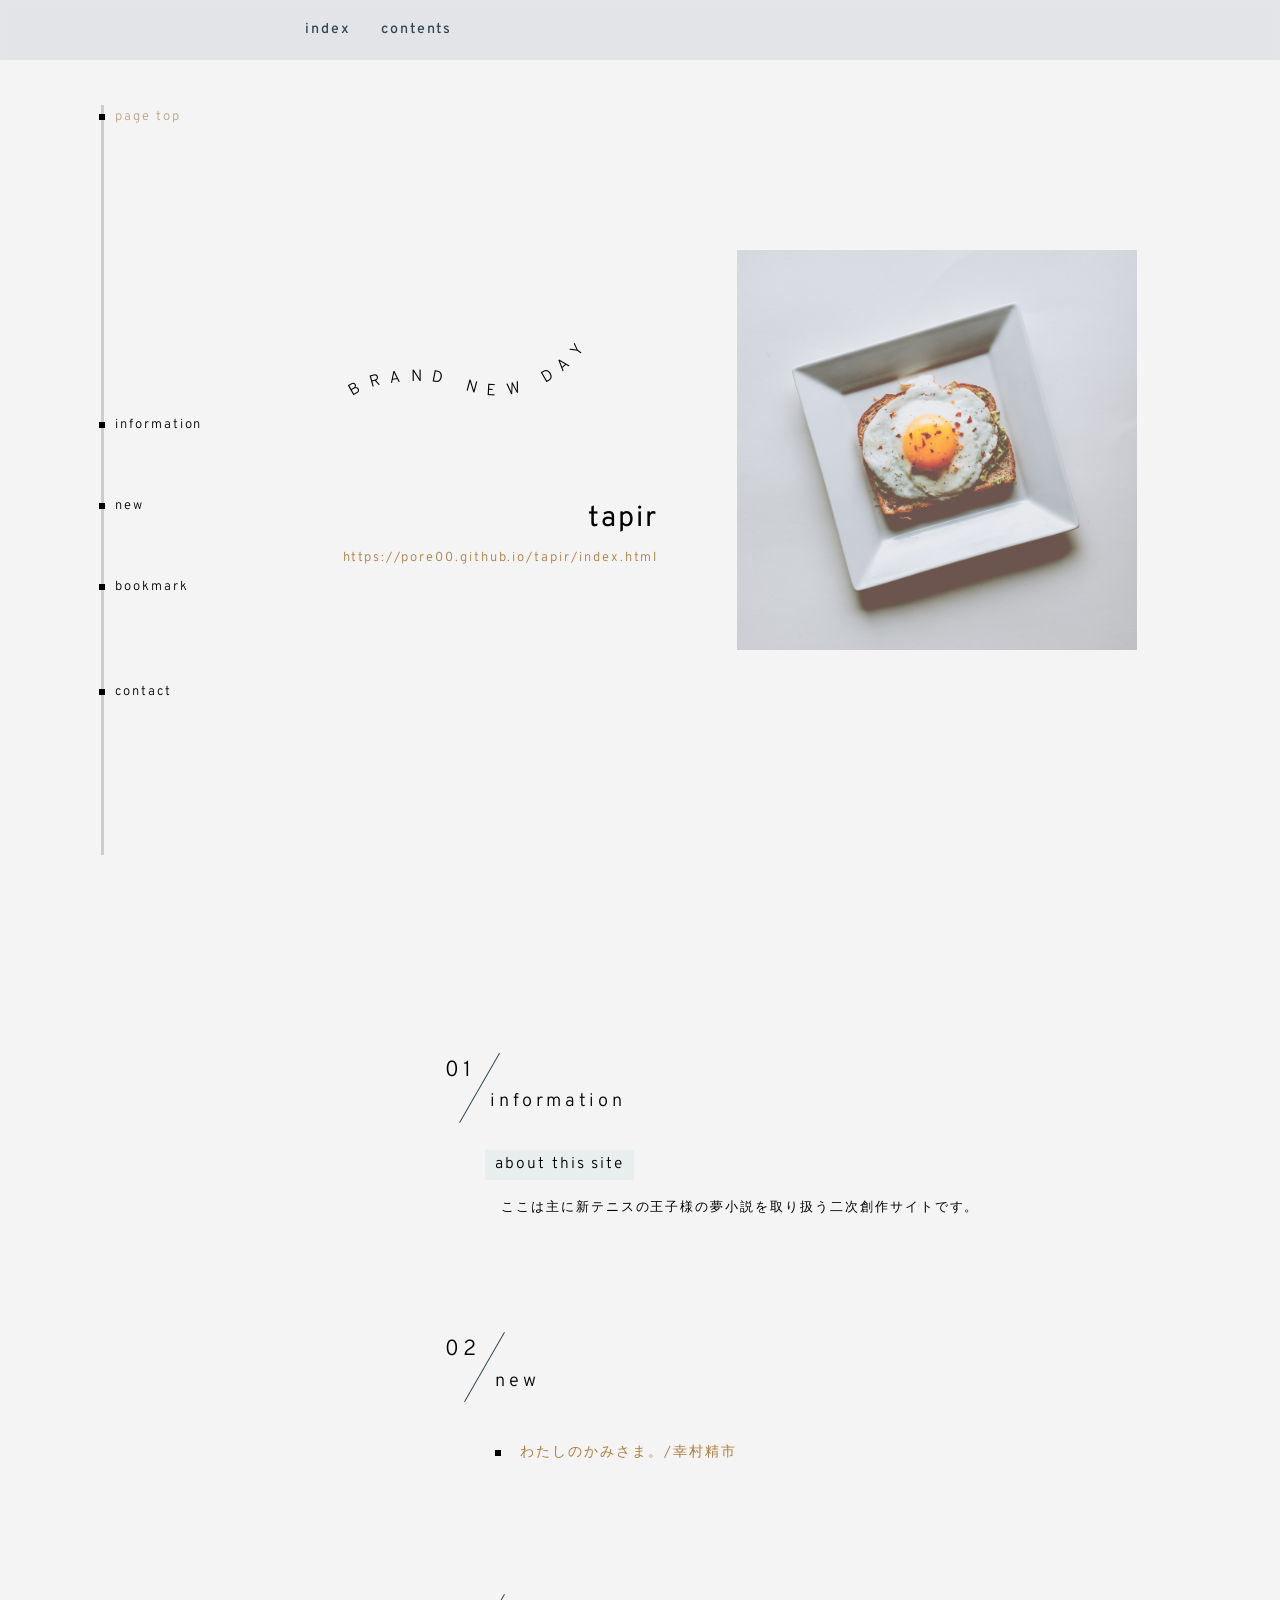
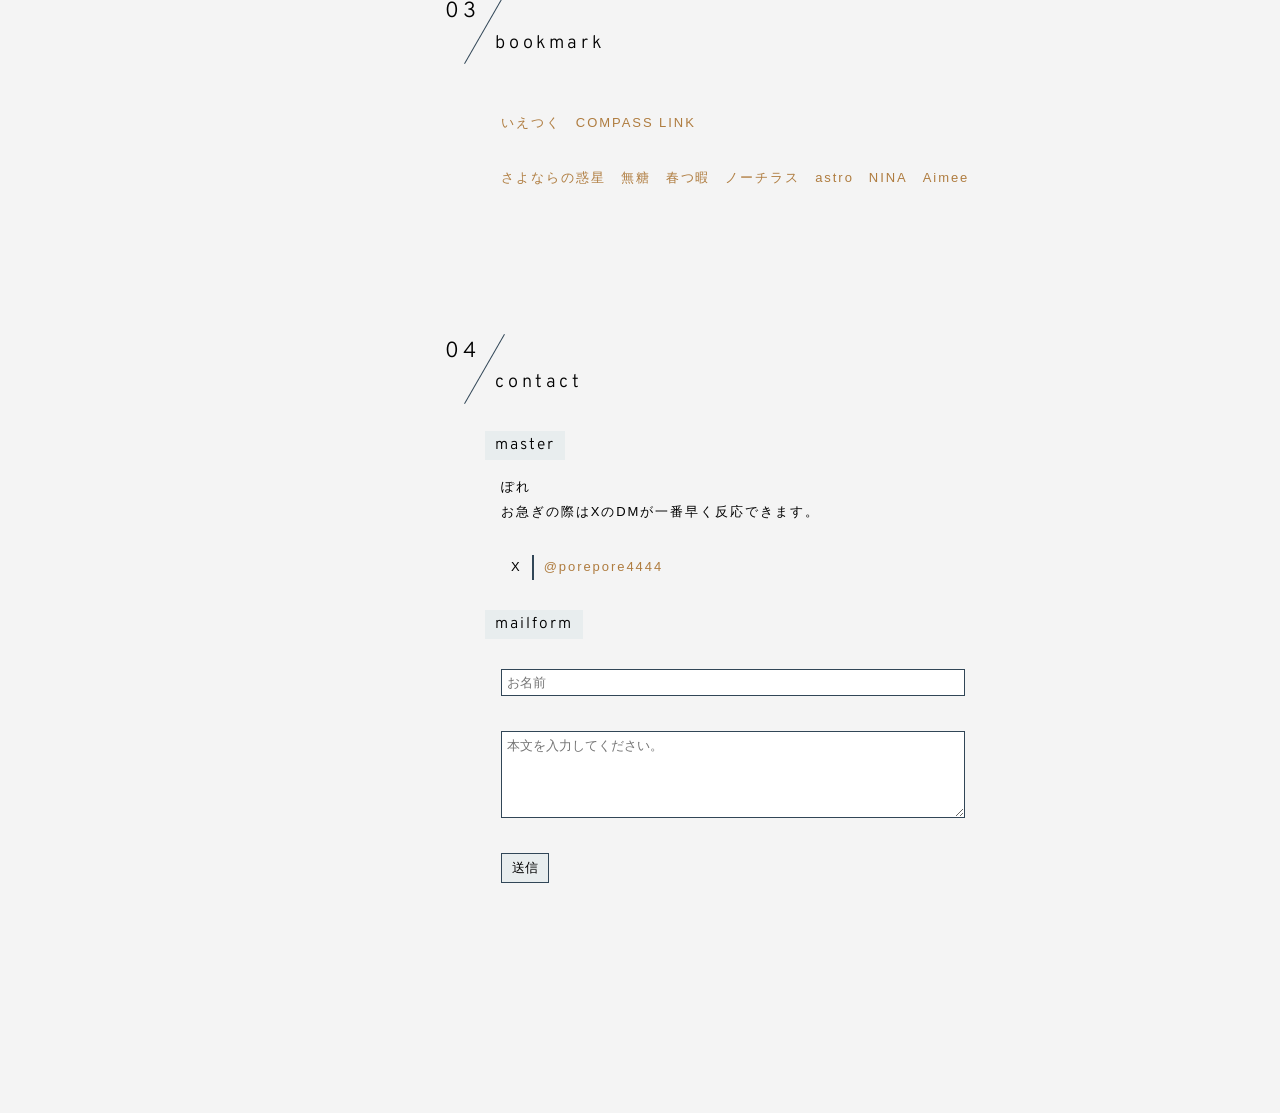
<file: index.html>
<!DOCTYPE html>
<html lang="ja">
<head>
<META NAME="GOOGLEBOT" CONTENT="NOINDEX,NOFOLLOW,NOARCHIVE">
<META NAME="ROBOTS" CONTENT="NOARCHIVE,NOINDEX,NOFOLLOW">
<meta name="robots" content="noindex,nofollow,noarchive">
<meta http-equiv="cache-control" content="no-cache">
<meta charset="UTF-8">
<title>白く光った、</title>
<meta name="viewport" content="width=device-width, initial-scale=1.0, maximum-scale=1.0, minimum-scale=1.0">
<link rel="stylesheet" type="text/css" href="css/reset.css" media="screen">
<link rel="stylesheet" type="text/css" href="css/design84.css" media="screen">
<link rel="icon" type="image/png" href="img/design84_favicon.png">
</head>
<body>
<!-- ナビゲーション -->
<nav id="navs" class="navs">

    <!-- 「MENU」ボタン（スマホのみ表示） -->
    <div class="navTrigger" id="navTrigger"></div>

    <div class="navWrap">
        <!-- メインナビ（ページ外リンク） -->
        <ul class="mainNav">
        <li><a href="index.html">index</a></li>
        <li><a href="contents.html">contents</a></li>
        </ul>

        <!-- サイドナビ（ページ内リンク） -->
        <ul id="sideNav" class="sideNav">
        <li><a href="#link_header">page top</a></li>
        <li><a href="#link_info">information</a></li>
        <li><a href="#link_new">new</a></li>
        <li><a href="#link_bkm">bookmark</a></li>
        <li><a href="#link_contact">contact</a></li>
        </ul>
    </div><!-- /navWrap -->
</nav><!-- /navs -->


<!-- メイン -->
<div id="allWrap" class="allWrap">

<!-- ヘッダー -->
<header id="link_header" class="mainHeader">

    <div class="headerInfo">
        <div class="wave">
            <svg viewBox="0 0 500 200" xmlns="http://www.w3.org/2000/svg">
            <path id="MyPath"
            fill="none" stroke="#0000"
            d="M 15.86,148.27
            C 23.20,138.92 75.51,114.02 154.51,115.18
            228.91,118.54 249.62,149.06 322.34,144.77
            391.84,135.99 480.78,84.99 493.65,7.64" />
            <text fill="#000" x="50%" textLength="500" lengthAdjust="spacing" text-anchor="middle" dominant-baseline="middle">
                <!-- ↓波状文字の内容変更はここ -->
                <textPath href="#MyPath">brand new day</textPath>
            </text>
            </svg>
        </div><!-- /wave -->

        <div class="siteName">
            <h1><span>tapir</span></h1>
            <a href="https://pore00.github.io/tapir/index.html">https://pore00.github.io/tapir/index.html</a>
        </div><!-- /siteName -->
    </div><!-- /headerInfo -->

</header><!-- /mainHeader -->


<!-- メインコンテンツ -->
<main id="contentsWrap" class="contentsWrap h2-count">

    <section class="box" id="link_info">
        <h2>information</h2>
        <h3><span>about this site</span></h3>
        <p>ここは主に新テニスの王子様の夢小説を取り扱う二次創作サイトです。</p>
    </section>

    <section class="box" id="link_new">
        <h2>new</h2>
         <!--<h2 class="h2-plain"><span>!?</span>heading2</h2>
        <h3><span>heading3</span></h3>-->
        <h4 class="new">
            <a href="text/prince_of_tennis/long/yukimura/index.html">
                わたしのかみさま。/幸村精市
            </a>
        </h4>        <!--<p><a href="">リンク</a>と<em>強調</em>と<strong>もっと強調</strong></p>-->
    </section>

    <section class="box" id="link_bkm">
        <h2>bookmark</h2>

        <!-- 横並びリスト -->
        <ul class="list space">
            <li><a href="https://ietsuku.i-ra.site/" target="_blank" rel="noopener">いえつく</a></li>
            <li><a href="https://compslink.jp/" target="_blank" rel="noopener">COMPASS LINK</a></li>
        </ul>
        <ul class="list space">
            <li><a href="https://nanos.jp/coeno/" target="_blank" rel="noopener">さよならの惑星</a></li>
            <li><a href="https://ragusnon.wwww.jp/" target="_blank" rel="noopener">無糖</a></li>
            <li><a href="https://weeisour.daa.jp/" target="_blank" rel="noopener">春つ暇</a></li>
            <li><a href="https://nanos.jp/nautilus123/" target="_blank" rel="noopener">ノーチラス</a></li>
            <li><a href="https://yorugakuru.xyz/" target="_blank" rel="noopener">astro</a></li>
            <li><a href="https://ninawas.me" target="_blank" rel="noopener">NINA</a></li>
            <li><a href="https://erla.jp/aimee/" target="_blank" rel="noopener">Aimee</a></li>
        </ul>
    </section>

    <section class="box" id="link_contact">
        <h2>contact</h2>
        <h3><span>master</span></h3>
        <p>ぽれ</p>
        <p>お急ぎの際はXのDMが一番早く反応できます。</p>
        <dl class="list2 space">
            <dt>X</dt>
            <dd><a href="https://x.com/porepore4444">@porepore4444</a></dd>
        </dl>
        <h3><span>mailform</span></h3>

        <!-- メールフォーム（ダミー） -->
        <form class="mailForm space">
            <input type="text" placeholder="お名前" class="enter"><br>
            <textarea placeholder="本文を入力してください。" cols="30" rows="5" class="enter"></textarea><br>
            <input type="submit" value="送信" class="button">
        </form>
    </section>

</main><!-- /contentsWrap h2-count -->
</div><!-- /allWrap -->

<!-- フッター（削除OK※デフォルト非表示） -->
<footer class="mainFooter">designed by <a href="https://ragusnon.wwww.jp" rel="noopener">無糖</a></footer>

<!-- jQuery -->
<script src="https://ajax.googleapis.com/ajax/libs/jquery/3.4.1/jquery.min.js"></script>
<script src="js/design84_script.js"></script>
</body>
</html>
</file>
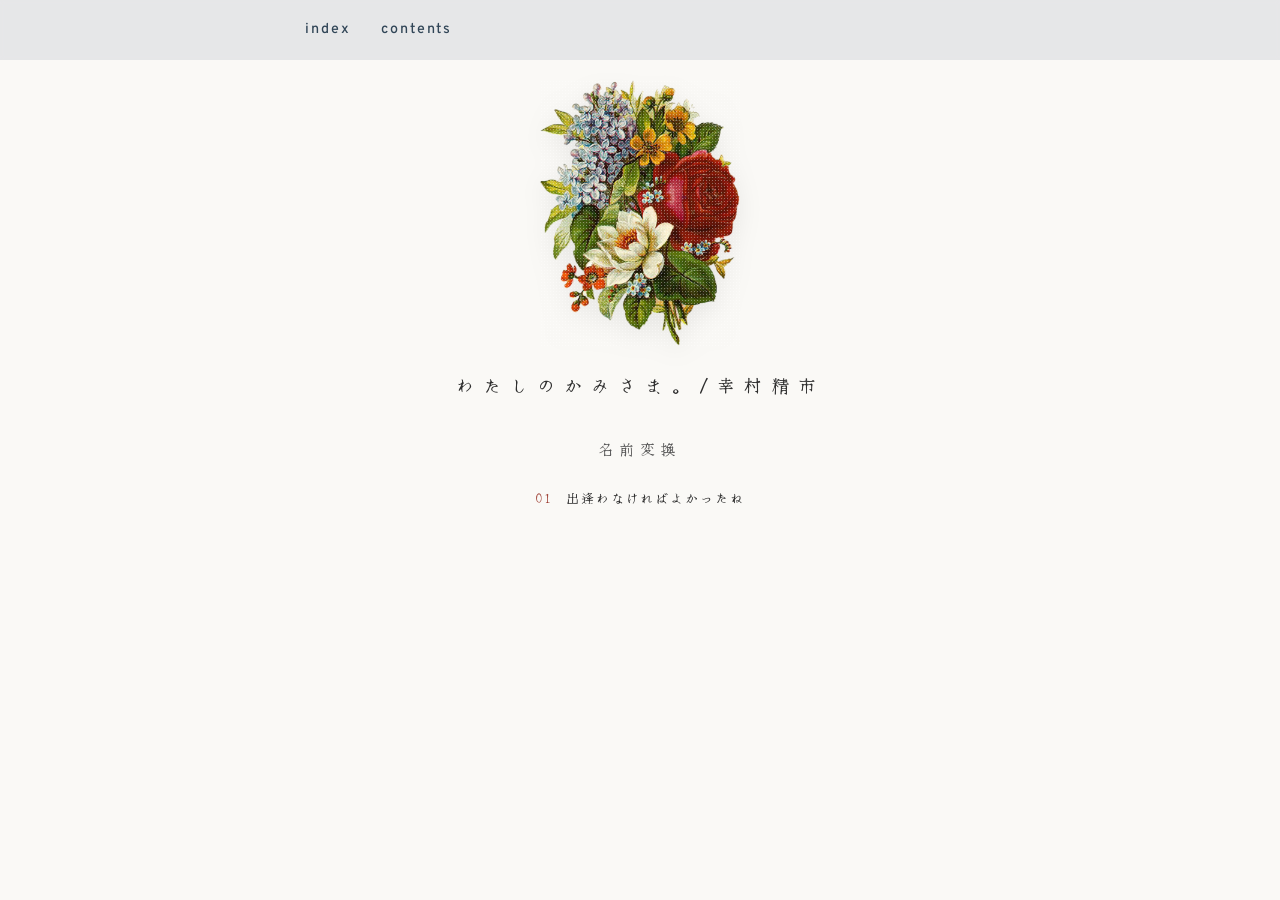
<file: text/prince_of_tennis/long/yukimura/index.html>
<!DOCTYPE html>
<html lang="ja">
<head>
  <meta charset="UTF-8">
  <meta name="viewport" content="width=device-width, initial-scale=1.0">
<title>それ自体が絵画のような</title>
<meta name="viewport" content="width=device-width, initial-scale=1.0, maximum-scale=1.0, minimum-scale=1.0">
<link rel="stylesheet" type="text/css" href="../../../../css/reset.css" media="screen">
<link rel="stylesheet" type="text/css" href="../../../../css/design84.css" media="screen">
<link rel="stylesheet" type="text/css" href="../../../../css/prince_of_tennis/long_yukimura.css" media="screen">
<link rel="icon" type="image/png" href="../../../../img/design84_favicon.png">
</head>
<body>
  <nav id="navs" class="navs">

    <!-- 「MENU」ボタン（スマホのみ表示） -->
    <div class="navTrigger" id="navTrigger"></div>

    <div class="navWrap">
        <!-- メインナビ（ページ外リンク） -->
        <ul class="mainNav">
            <li><a href="../../../../index.html">index</a></li>
            <li><a href="../../../../contents.html">contents</a></li>
        </ul>

        <ul id="sideNav" class="sideNav">
            <!-- <li><a href="#link_attention">attention</a></li>
            <li><a href="#link_cat1">Prince of Tennis</a></li>
            <li><a href="#link_cat2">Dead Account</a></li> -->
            <!-- <li><a href="#link_cat3">Other</a></li> -->
        </ul>
    </div><!-- /navWrap -->
</nav>

  <main class="wrapper">
    <div class="flower"></div>

    <h1 class="novel-title">わたしのかみさま。/幸村精市</h1>

    <p class="namechange">
      <a href="#" class="namechange-link">名前変換</a>
    </p>

    <ul class="page-list">
      <li>
        <!-- <a href="01.html"> -->
          <span>01</span> 出逢わなければよかったね
      </li>
      <!-- <li>
        <a href="#">
          <span>02</span> ダミータイトル
        </a>
      </li>
      <li>
        <a href="#">
          <span>03</span> ダミータイトル
        </a>
      </li>
      <li>
        <a href="#">
          <span>04</span> ダミータイトル
        </a>
      </li> -->
    </ul>
  </main>
<script src="https://ajax.googleapis.com/ajax/libs/jquery/3.4.1/jquery.min.js"></script>
<script src="../../../../js/design84_script.js"></script>
</body>
</html>
</file>
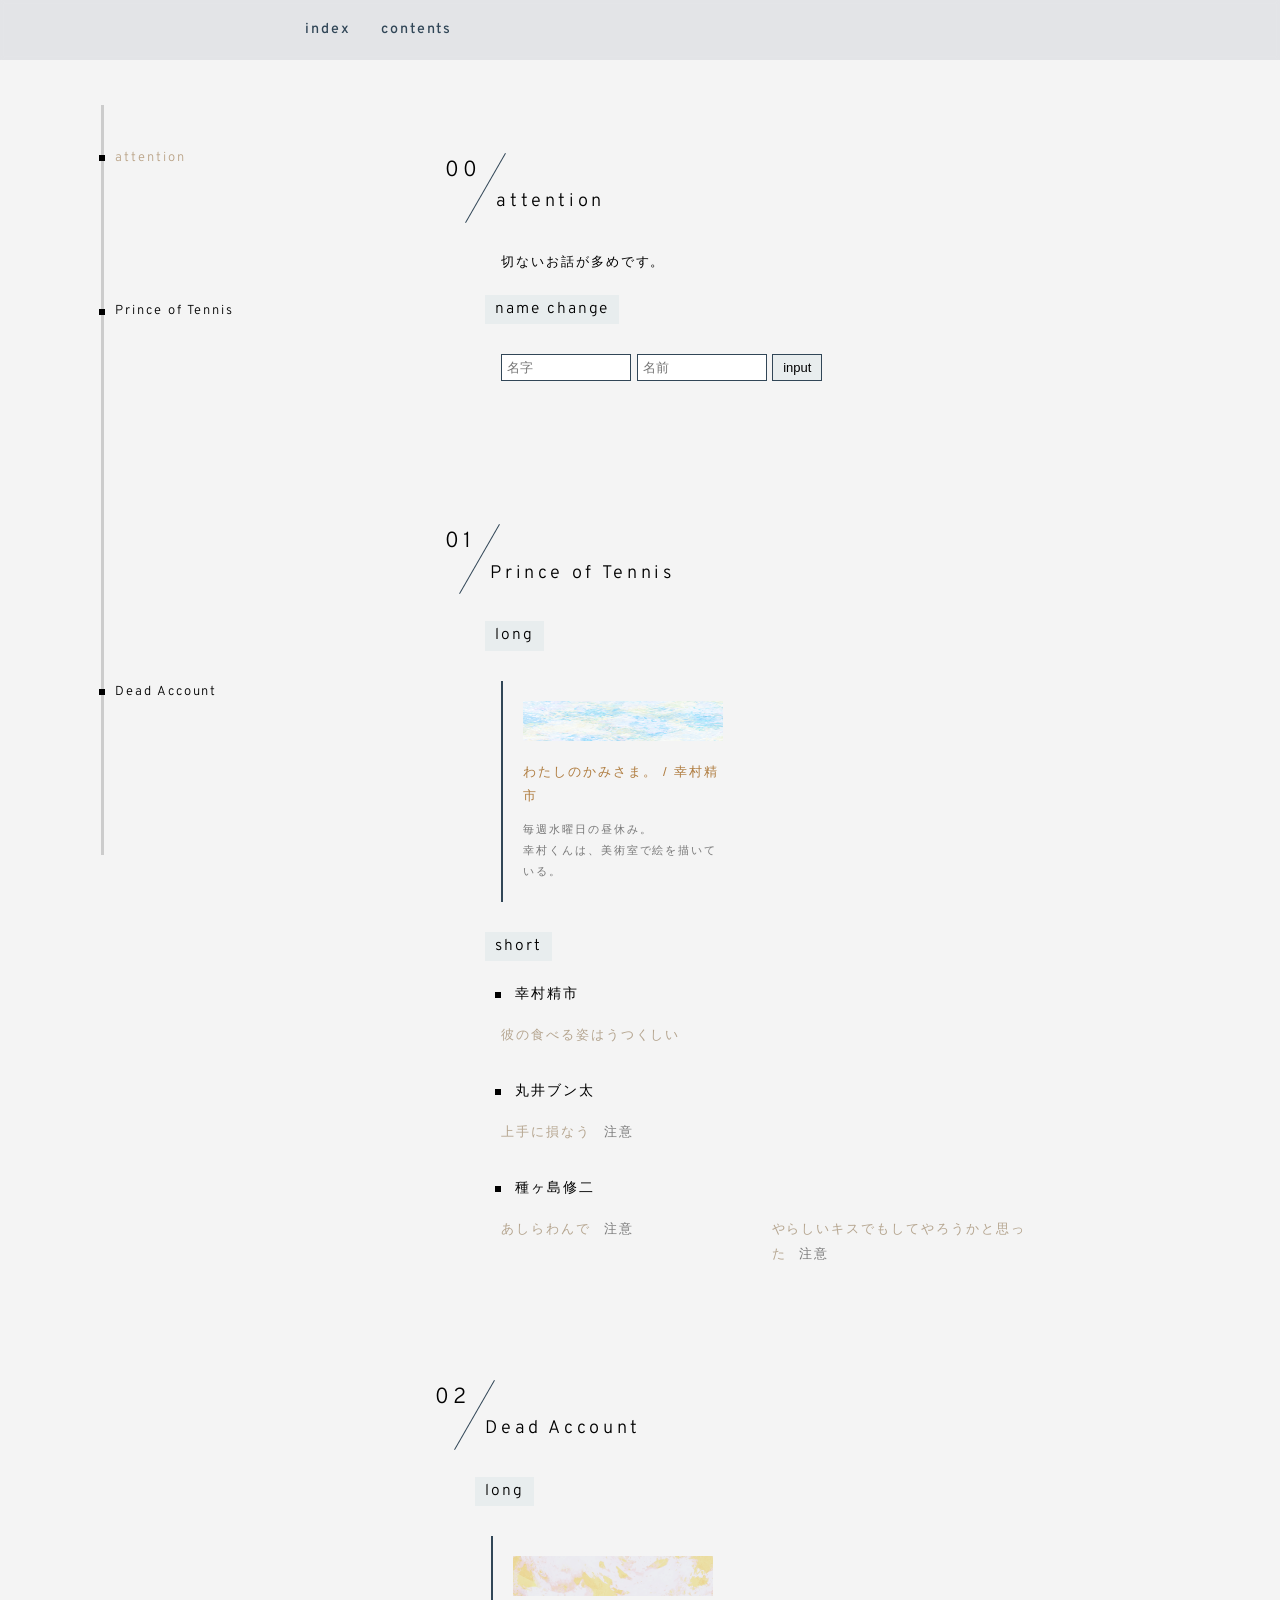
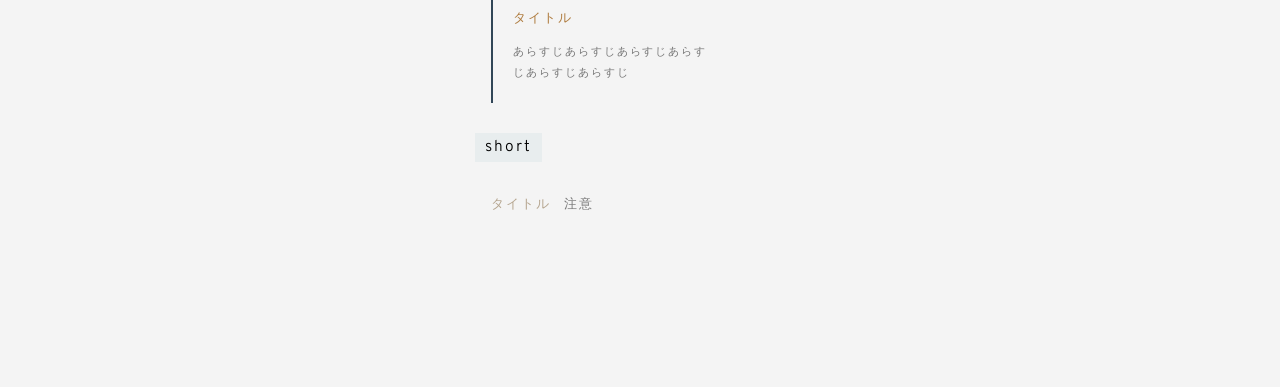
<file: contents.html>
<!DOCTYPE html>
<html lang="ja">
<head>
<META NAME="GOOGLEBOT" CONTENT="NOINDEX,NOFOLLOW,NOARCHIVE">
<META NAME="ROBOTS" CONTENT="NOARCHIVE,NOINDEX,NOFOLLOW">
<meta name="robots" content="noindex,nofollow,noarchive">
<meta http-equiv="cache-control" content="no-cache">
<meta charset="UTF-8">
<title>白く光った、</title>
<meta name="viewport" content="width=device-width, initial-scale=1.0, maximum-scale=1.0, minimum-scale=1.0">
<link rel="stylesheet" type="text/css" href="css/reset.css" media="screen">
<link rel="stylesheet" type="text/css" href="css/design84.css" media="screen">
<link rel="icon" type="image/png" href="img/design84_favicon.png">
</head>
<body>
<!-- ナビゲーション -->
<nav id="navs" class="navs">

    <!-- 「MENU」ボタン（スマホのみ表示） -->
    <div class="navTrigger" id="navTrigger"></div>

    <div class="navWrap">
        <!-- メインナビ（ページ外リンク） -->
        <ul class="mainNav">
            <li><a href="index.html">index</a></li>
            <li><a href="contents.html">contents</a></li>
        </ul>

        <!-- サイドナビ（ページ内リンク） -->
        <ul id="sideNav" class="sideNav">
            <li><a href="#link_attention">attention</a></li>
            <li><a href="#link_cat1">Prince of Tennis</a></li>
            <li><a href="#link_cat2">Dead Account</a></li>
            <!-- <li><a href="#link_cat3">Other</a></li> -->
        </ul>
    </div><!-- /navWrap -->
</nav><!-- /navs -->


<!-- メイン -->
<div id="allWrap" class="allWrap">

<!-- メインコンテンツ -->
<main id="contentsWrap" class="contentsWrap h2-count">

    <section id="link_attention" class="box">
        <h2 class="h2-plain"><span>00</span>attention</h2>
        <p>切ないお話が多めです。</p>
        <h3><span>name change</span></h3>
        <!-- 名前変換フォーム（ダミー） -->
        <form class="form nameChange space">
            <input type="text" placeholder="名字" class="enter">
            <input type="text" placeholder="名前" class="enter">
            <input type="button" value="input" class="button">
        </form>
    
    </section>
    
    <section class="box" id="link_cat1">
        <h2>Prince of Tennis</h2>
        <h3><span>long</span></h3>

        <!-- 長編リスト -->
        <ul class="longList space">
            <li>
                <a href="text/prince_of_tennis/long/yukimura/index.html">
                    <img src="img/bg_79.jpg" alt="image"
                        style="width: 200px; height: 40px;">
                </a>
                <a href="text/prince_of_tennis/long/yukimura/index.html">わたしのかみさま。 / 幸村精市</a>
                <div class="longInfo">毎週水曜日の昼休み。<br>幸村くんは、美術室で絵を描いている。</div>
            </li>
            <!-- <li>
                <img src="img/design84_texture.png" alt="image">
                <a href="">タイトル</a>
                <div class="longInfo">あらすじあらすじあらすじあらすじあらすじあらすじ</div>
            </li> -->
        </ul>

        <h3><span>short</span></h3>
        <h4>幸村精市</h4>

        <!-- 短編リスト -->
        <ul class="shortList space">
        <li><a href="">彼の食べる姿はうつくしい</a></li>
        </ul>

        <h4>丸井ブン太</h4>
        <ul class="shortList space">
        <li><a href="">上手に損なう</a><span>注意</span></li>
        </ul>

        <h4>種ヶ島修二</h4>
        <ul class="shortList space">
        <!-- <li><a href="text/prince_of_tennis/short/syuji/01.html">ミラーボールの葬送</a><span>注意</span></li> -->
        <li><a href="">あしらわんで</a><span>注意</span></li>
        <li><a href="">やらしいキスでもしてやろうかと思った</a><span>注意</span></li>
        </ul>
    </section>
    
    <section id="link_cat2">
    <h2>Dead Account</h2>
    <h3><span>long</span></h3>
    
    <ul class="longList space">
    <li>
        <img src="img/design84_texture.png" alt="image">
        <a href="">タイトル</a>
        <div class="longInfo">あらすじあらすじあらすじあらすじあらすじあらすじ</div>
    </li>
    </ul>
    
    <h3><span>short</span></h3>
    <ul class="shortList space">
    <li><a href="">タイトル</a><span>注意</span></li>
    </ul>
    </section>
    
    <!-- <section id="link_cat3">
    <h2>Other</h2>
    <h3><span>long</span></h3>
    <ul class="longList space">
    <li>
        <img src="img/design84_texture.png" alt="image">
        <a href="">タイトル</a>
        <div class="longInfo">あらすじあらすじあらすじあらすじあらすじあらすじ</div>
    </li>
    </ul>
    
    <h3><span>short</span></h3>
    <ul class="shortList space">
    <li><a href="">タイトル</a><span>注意</span></li>
    </ul>
    </section> -->
    
    </main><!-- /contentsWrap h2-count -->
</div><!-- /allWrap -->

<!-- フッター（削除OK※デフォルト非表示） -->
<footer class="mainFooter">designed by <a href="https://ragusnon.wwww.jp" rel="noopener">無糖</a></footer>

<!-- jQuery -->
<script src="https://ajax.googleapis.com/ajax/libs/jquery/3.4.1/jquery.min.js"></script>
<script src="js/design84_script.js"></script>
</body>
</html>
</file>
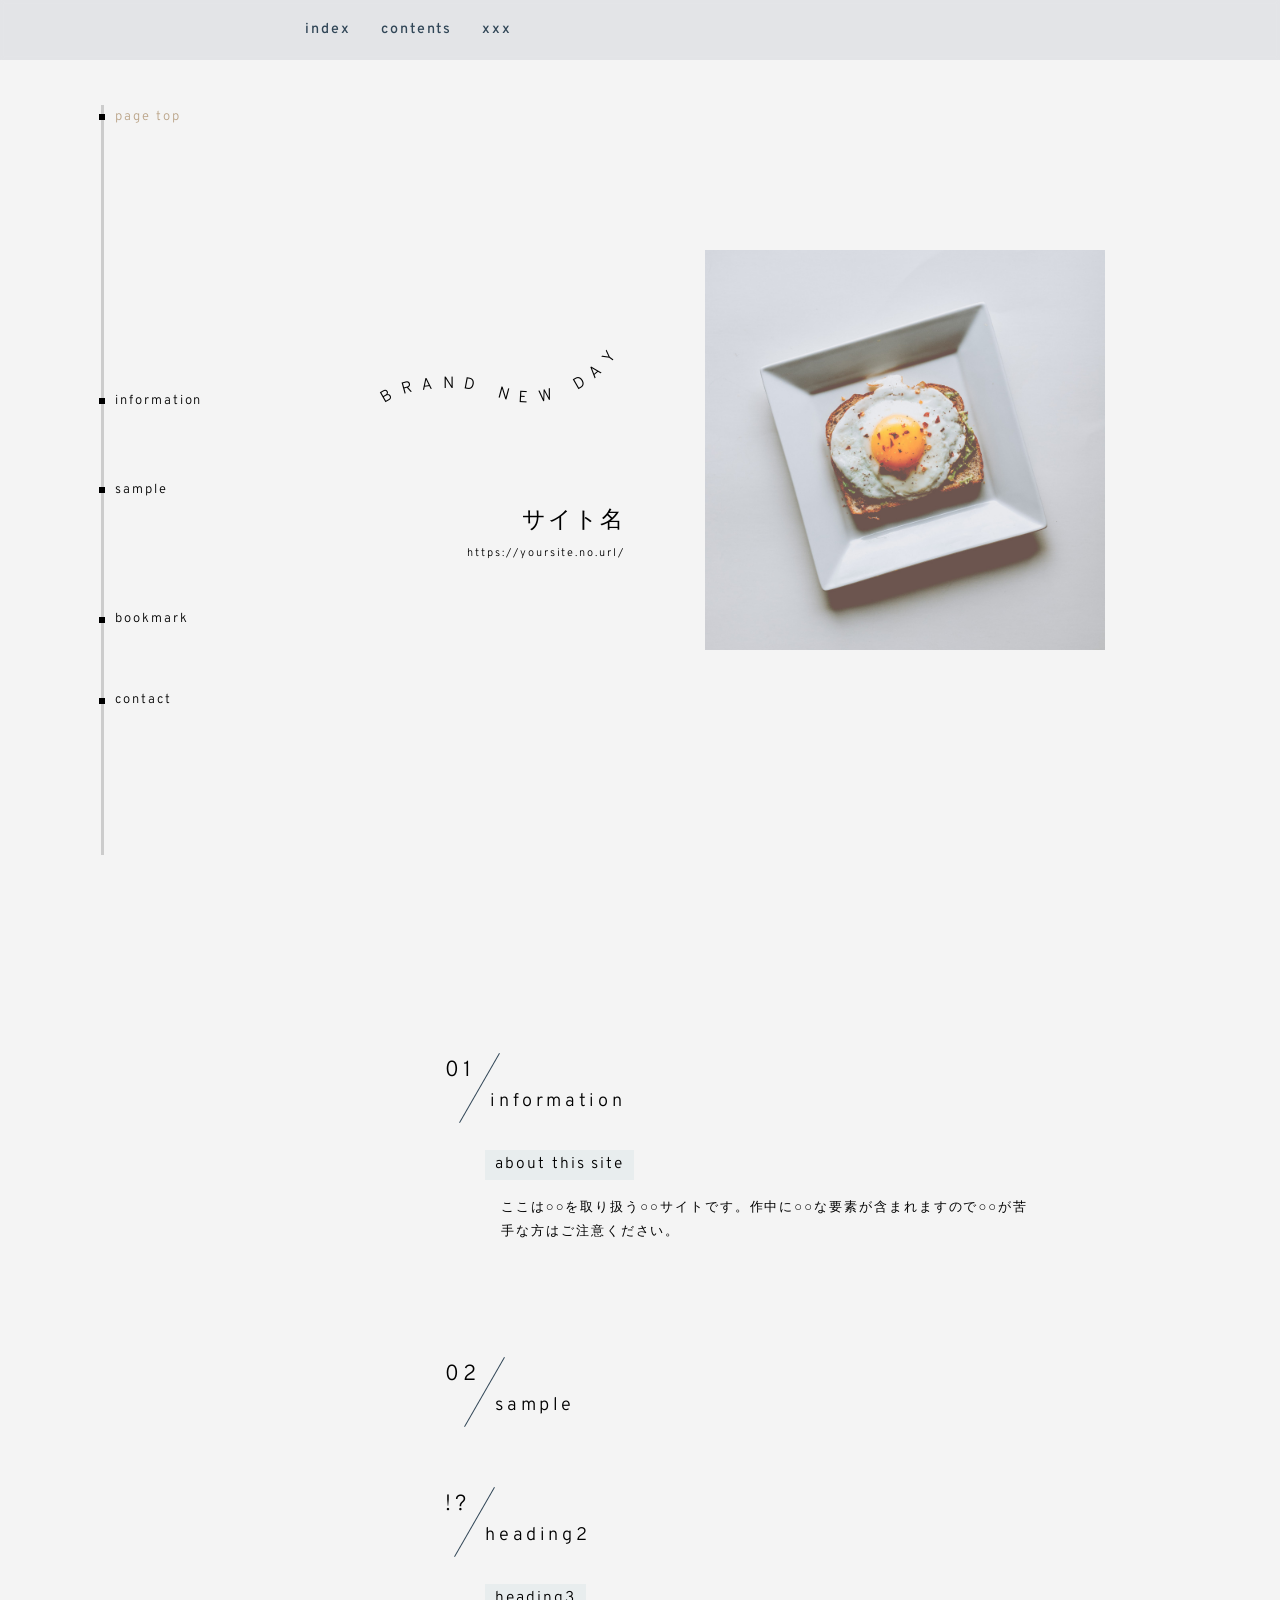
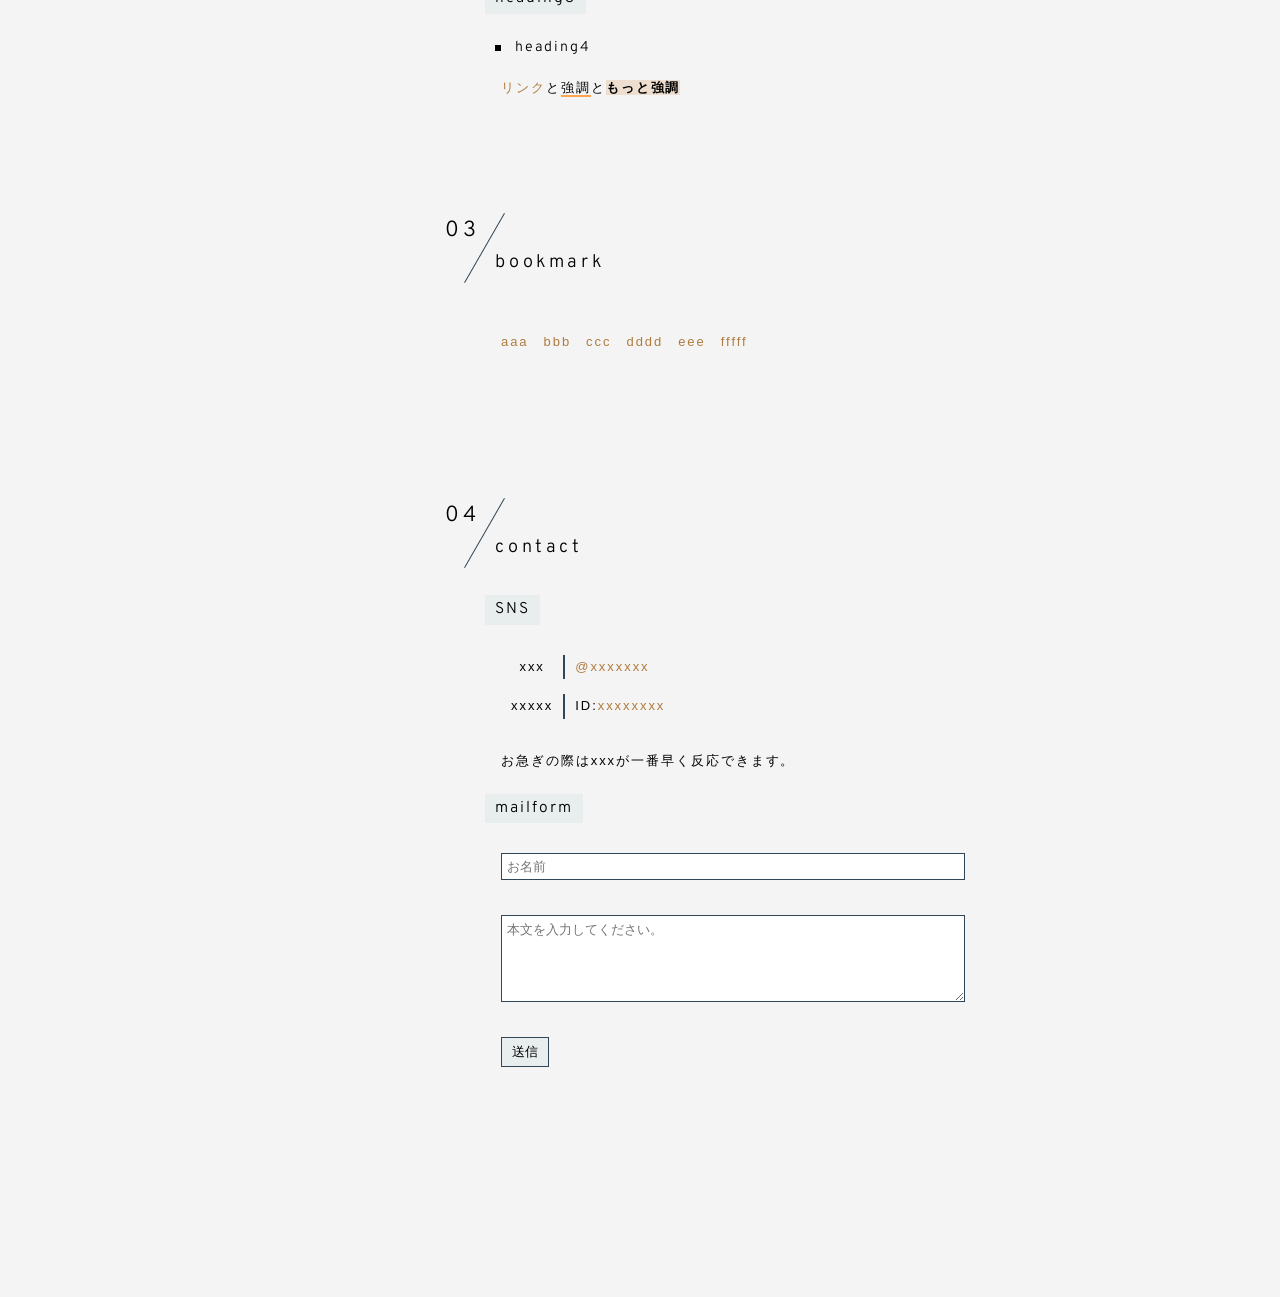
<file: design84/design84.html>
<!DOCTYPE html>
<html lang="ja">
<head>
<META NAME="GOOGLEBOT" CONTENT="NOINDEX,NOFOLLOW,NOARCHIVE">
<META NAME="ROBOTS" CONTENT="NOARCHIVE,NOINDEX,NOFOLLOW">
<meta name="robots" content="noindex,nofollow,noarchive">
<meta http-equiv="cache-control" content="no-cache">
<meta charset="UTF-8">
<title>7 AM</title>
<meta name="viewport" content="width=device-width, initial-scale=1.0, maximum-scale=1.0, minimum-scale=1.0">
<link rel="stylesheet" type="text/css" href="css/reset.css" media="screen">
<link rel="stylesheet" type="text/css" href="css/design84.css" media="screen">
<link rel="icon" type="image/png" href="img/design84_favicon.png">
</head>
<body>
<!-- ナビゲーション -->
<nav id="navs" class="navs">

    <!-- 「MENU」ボタン（スマホのみ表示） -->
    <div class="navTrigger" id="navTrigger"></div>

    <div class="navWrap">
        <!-- メインナビ（ページ外リンク） -->
        <ul class="mainNav">
        <li><a href="design84.html">index</a></li>
        <li><a href="design84_main.html">contents</a></li>
        <li><a href="URL">xxx</a></li>
        </ul>

        <!-- サイドナビ（ページ内リンク） -->
        <ul id="sideNav" class="sideNav">
        <li><a href="#link_header">page top</a></li>
        <li><a href="#link_info">information</a></li>
        <li><a href="#link_sample">sample</a></li>
        <li><a href="#link_bkm">bookmark</a></li>
        <li><a href="#link_contact">contact</a></li>
        </ul>
    </div><!-- /navWrap -->
</nav><!-- /navs -->


<!-- メイン -->
<div id="allWrap" class="allWrap">

<!-- ヘッダー -->
<header id="link_header" class="mainHeader">

    <div class="headerInfo">
        <div class="wave">
            <svg viewBox="0 0 500 200" xmlns="http://www.w3.org/2000/svg">
            <path id="MyPath"
            fill="none" stroke="#0000"
            d="M 15.86,148.27
            C 23.20,138.92 75.51,114.02 154.51,115.18
            228.91,118.54 249.62,149.06 322.34,144.77
            391.84,135.99 480.78,84.99 493.65,7.64" />
            <text fill="#000" x="50%" textLength="500" lengthAdjust="spacing" text-anchor="middle" dominant-baseline="middle">
                <!-- ↓波状文字の内容変更はここ -->
                <textPath href="#MyPath">brand new day</textPath>
            </text>
            </svg>
        </div><!-- /wave -->

        <div class="siteName">
            <h1><span>サイト名</span></h1>
            <div class="url">https://yoursite.no.url/</div>
        </div><!-- /siteName -->
    </div><!-- /headerInfo -->

</header><!-- /mainHeader -->


<!-- メインコンテンツ -->
<main id="contentsWrap" class="contentsWrap h2-count">

    <section class="box" id="link_info">
        <h2>information</h2>
        <h3><span>about this site</span></h3>
        <p>ここは○○を取り扱う○○サイトです。作中に○○な要素が含まれますので○○が苦手な方はご注意ください。</p>
    </section>

    <section class="box" id="link_sample">
        <h2>sample</h2>
        <h2 class="h2-plain"><span>!?</span>heading2</h2>
        <h3><span>heading3</span></h3>
        <h4>heading4</h4>
        <p><a href="">リンク</a>と<em>強調</em>と<strong>もっと強調</strong></p>
    </section>

    <section class="box" id="link_bkm">
        <h2>bookmark</h2>

        <!-- 横並びリスト -->
        <ul class="list space">
        <li><a href="">aaa</a></li>
        <li><a href="">bbb</a></li>
        <li><a href="">ccc</a></li>
        <li><a href="">dddd</a></li>
        <li><a href="">eee</a></li>
        <li><a href="">fffff</a></li>
        </ul>
    </section>

    <section class="box" id="link_contact">
        <h2>contact</h2>
        <h3><span>SNS</span></h3>

        <!-- 項目ごとリスト -->
        <dl class="list2 space">
            <dt>xxx</dt>
            <dd><a href="">@xxxxxxx</a></dd>
            <dt>xxxxx</dt>
            <dd>ID:<a href="">xxxxxxxx</a></dd>
        </dl>

        <p>お急ぎの際はxxxが一番早く反応できます。</p>
        <h3><span>mailform</span></h3>

        <!-- メールフォーム（ダミー） -->
        <form class="mailForm space">
            <input type="text" placeholder="お名前" class="enter"><br>
            <textarea placeholder="本文を入力してください。" cols="30" rows="5" class="enter"></textarea><br>
            <input type="submit" value="送信" class="button">
        </form>
    </section>

</main><!-- /contentsWrap h2-count -->
</div><!-- /allWrap -->

<!-- フッター（削除OK※デフォルト非表示） -->
<footer class="mainFooter">designed by <a href="https://ragusnon.wwww.jp" rel="noopener">無糖</a></footer>

<!-- jQuery -->
<script src="https://ajax.googleapis.com/ajax/libs/jquery/3.4.1/jquery.min.js"></script>
<script src="js/design84_script.js"></script>
</body>
</html>
</file>
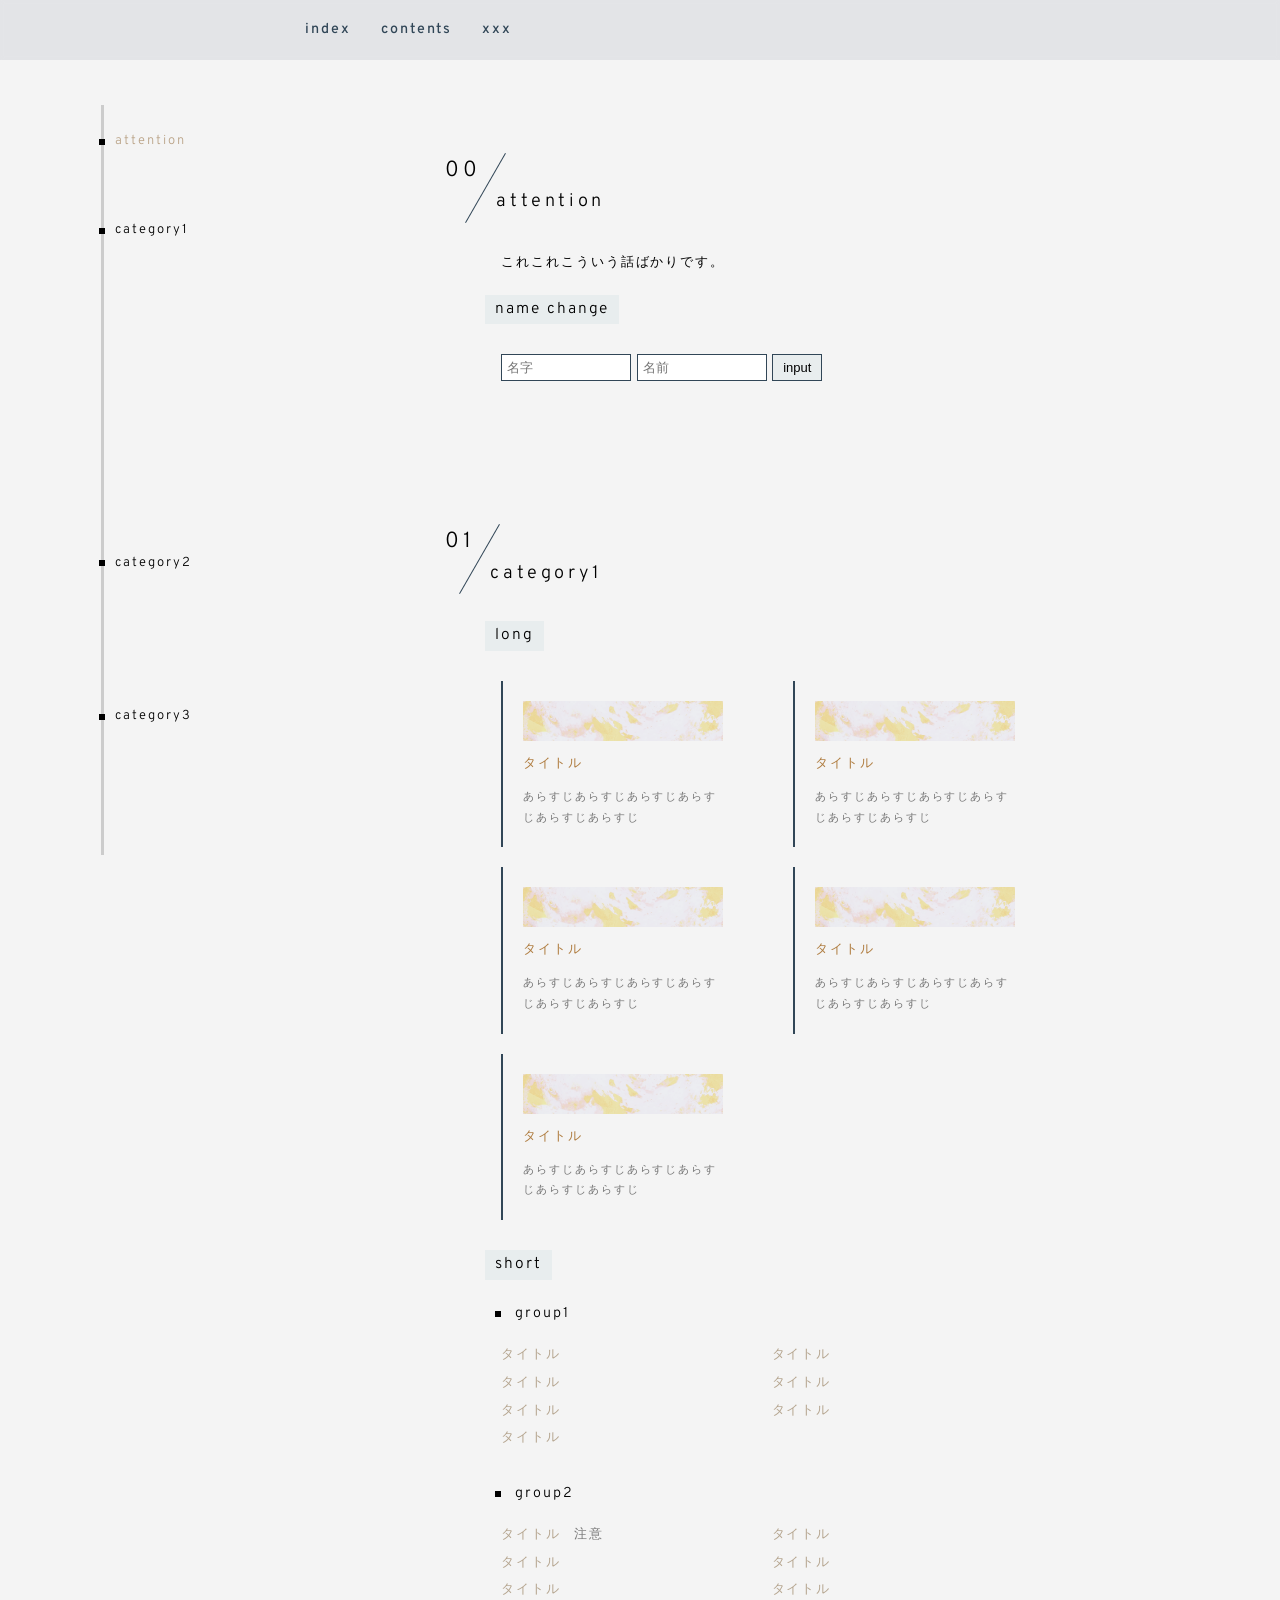
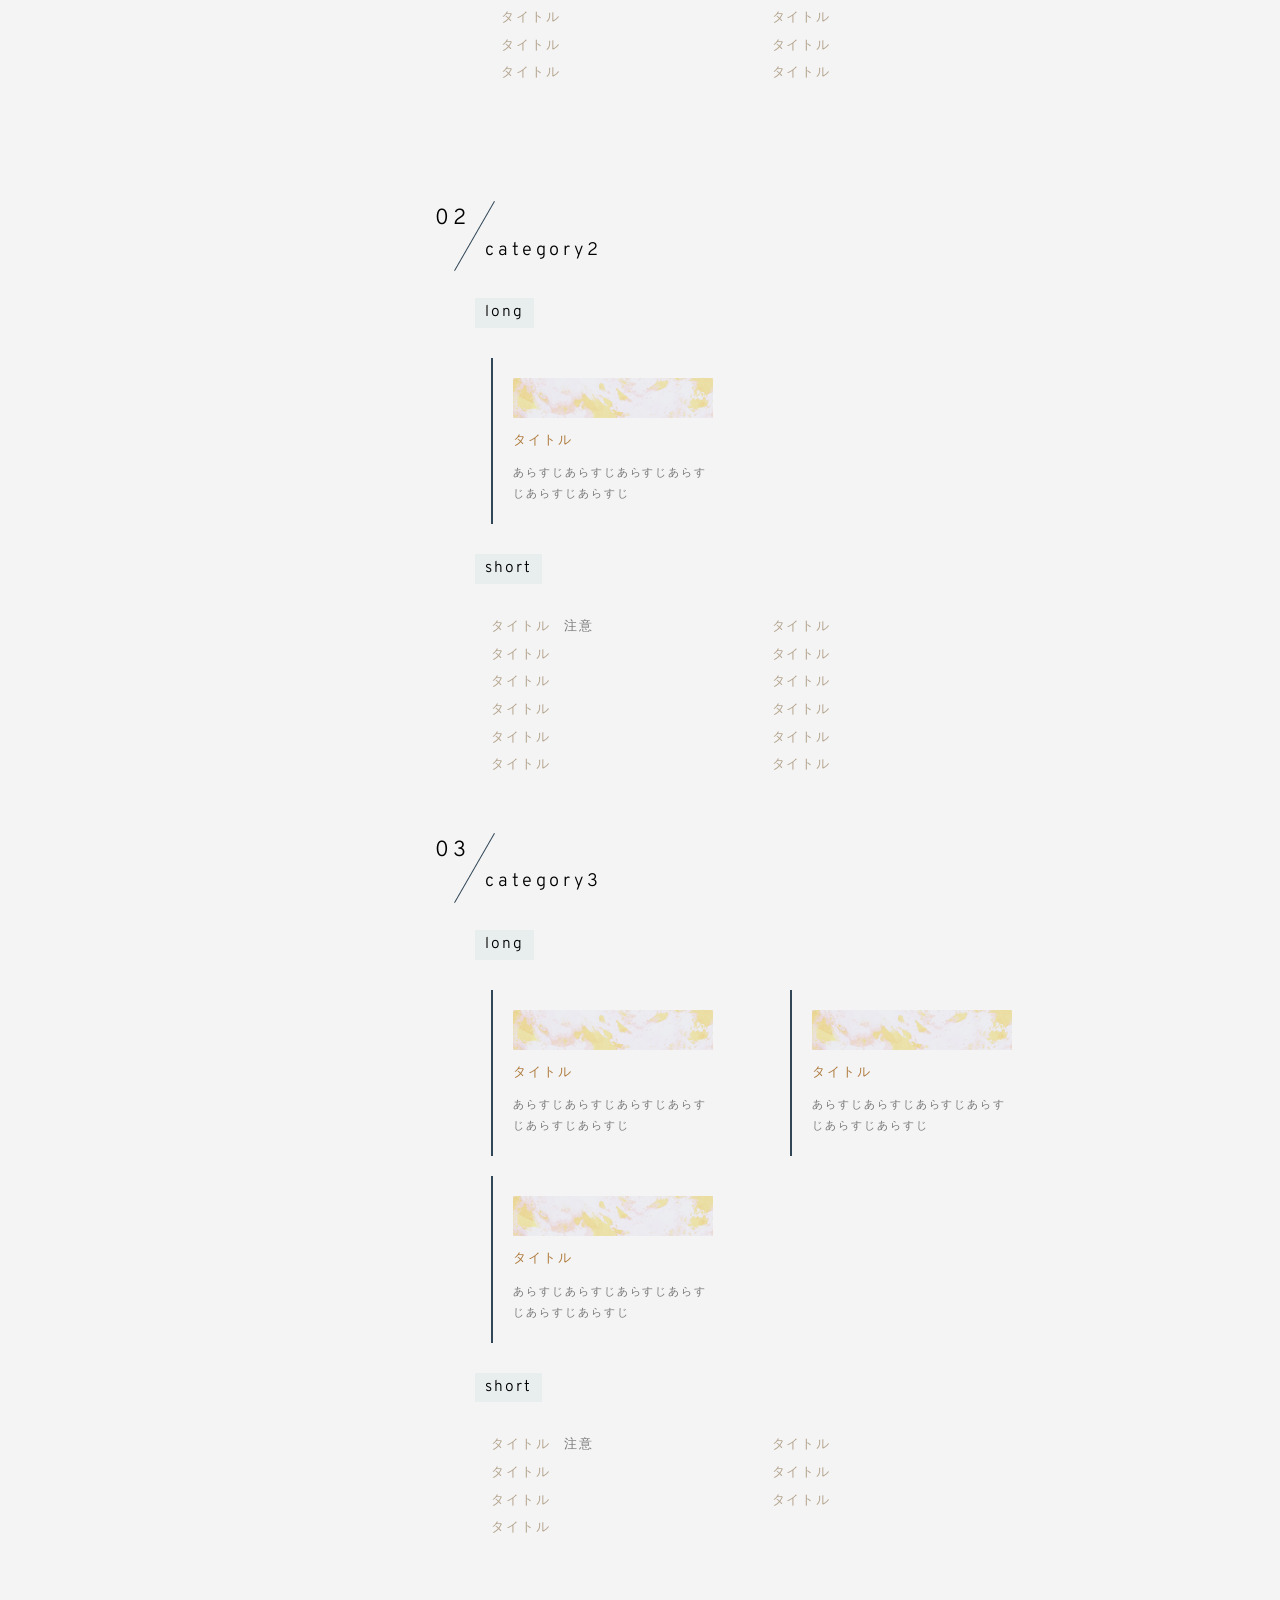
<file: design84/design84_main.html>
<!DOCTYPE html>
<html lang="ja">
<head>
<META NAME="GOOGLEBOT" CONTENT="NOINDEX,NOFOLLOW,NOARCHIVE">
<META NAME="ROBOTS" CONTENT="NOARCHIVE,NOINDEX,NOFOLLOW">
<meta name="robots" content="noindex,nofollow,noarchive">
<meta http-equiv="cache-control" content="no-cache">
<meta charset="UTF-8">
<title>7 AM</title>
<meta name="viewport" content="width=device-width, initial-scale=1.0, maximum-scale=1.0, minimum-scale=1.0">
<link rel="stylesheet" type="text/css" href="css/reset.css" media="screen">
<link rel="stylesheet" type="text/css" href="css/design84.css" media="screen">
<link rel="icon" type="image/png" href="img/design84_favicon.png">
</head>
<body>
<!-- ナビゲーション -->
<nav id="navs" class="navs">

    <!-- 「MENU」ボタン（スマホのみ表示） -->
    <div class="navTrigger" id="navTrigger"></div>

    <div class="navWrap">
        <!-- メインナビ（ページ外リンク） -->
        <ul class="mainNav">
            <li><a href="design84.html">index</a></li>
            <li><a href="design84_main.html">contents</a></li>
            <li><a href="URL">xxx</a></li>
        </ul>

        <!-- サイドナビ（ページ内リンク） -->
        <ul id="sideNav" class="sideNav">
            <li><a href="#link_attention">attention</a></li>
            <li><a href="#link_cat1">category1</a></li>
            <li><a href="#link_cat2">category2</a></li>
            <li><a href="#link_cat3">category3</a></li>
        </ul>
    </div><!-- /navWrap -->
</nav><!-- /navs -->


<!-- メイン -->
<div id="allWrap" class="allWrap">

<!-- メインコンテンツ -->
<main id="contentsWrap" class="contentsWrap h2-count">

    <section id="link_attention" class="box">
        <h2 class="h2-plain"><span>00</span>attention</h2>
        <p>これこれこういう話ばかりです。</p>
        
        <h3><span>name change</span></h3>
        <!-- 名前変換フォーム（ダミー） -->
        <form class="form nameChange space">
            <input type="text" placeholder="名字" class="enter">
            <input type="text" placeholder="名前" class="enter">
            <input type="button" value="input" class="button">
        </form>
    
    </section>
    
    <section class="box" id="link_cat1">
        <h2>category1</h2>
        <h3><span>long</span></h3>

        <!-- 長編リスト -->
        <ul class="longList space">
            <li>
                <img src="img/design84_texture.png" alt="image">
                <a href="">タイトル</a>
                <div class="longInfo">あらすじあらすじあらすじあらすじあらすじあらすじ</div>
            </li>
            <li>
                <img src="img/design84_texture.png" alt="image">
                <a href="">タイトル</a>
                <div class="longInfo">あらすじあらすじあらすじあらすじあらすじあらすじ</div>
            </li>
            <li>
                <img src="img/design84_texture.png" alt="image">
                <a href="">タイトル</a>
                <div class="longInfo">あらすじあらすじあらすじあらすじあらすじあらすじ</div>
            </li>
            <li>
                <img src="img/design84_texture.png" alt="image">
                <a href="">タイトル</a>
                <div class="longInfo">あらすじあらすじあらすじあらすじあらすじあらすじ</div>
            </li>
            <li>
                <img src="img/design84_texture.png" alt="image">
                <a href="">タイトル</a>
                <div class="longInfo">あらすじあらすじあらすじあらすじあらすじあらすじ</div>
            </li>
        </ul>

        <h3><span>short</span></h3>
        <h4>group1</h4>

        <!-- 短編リスト -->
        <ul class="shortList space">
        <li><a href="">タイトル</a></li>
        <li><a href="">タイトル</a></li>
        <li><a href="">タイトル</a></li>
        <li><a href="">タイトル</a></li>
        <li><a href="">タイトル</a></li>
        <li><a href="">タイトル</a></li>
        <li><a href="">タイトル</a></li>
        </ul>

        <h4>group2</h4>
        <ul class="shortList space">
        <li><a href="">タイトル</a><span>注意</span></li>
        <li><a href="">タイトル</a></li>
        <li><a href="">タイトル</a></li>
        <li><a href="">タイトル</a></li>
        <li><a href="">タイトル</a></li>
        <li><a href="">タイトル</a></li>
        <li><a href="">タイトル</a></li>
        <li><a href="">タイトル</a></li>
        <li><a href="">タイトル</a></li>
        <li><a href="">タイトル</a></li>
        <li><a href="">タイトル</a></li>
        <li><a href="">タイトル</a></li>
        </ul>
    </section>
    
    <section id="link_cat2">
    <h2>category2</h2>
    <h3><span>long</span></h3>
    
    <ul class="longList space">
    <li>
        <img src="img/design84_texture.png" alt="image">
        <a href="">タイトル</a>
        <div class="longInfo">あらすじあらすじあらすじあらすじあらすじあらすじ</div>
    </li>
    </ul>
    
    <h3><span>short</span></h3>
    <ul class="shortList space">
    <li><a href="">タイトル</a><span>注意</span></li>
    <li><a href="">タイトル</a></li>
    <li><a href="">タイトル</a></li>
    <li><a href="">タイトル</a></li>
    <li><a href="">タイトル</a></li>
    <li><a href="">タイトル</a></li>
    <li><a href="">タイトル</a></li>
    <li><a href="">タイトル</a></li>
    <li><a href="">タイトル</a></li>
    <li><a href="">タイトル</a></li>
    <li><a href="">タイトル</a></li>
    <li><a href="">タイトル</a></li>
    </ul>
    </section>
    
    <section id="link_cat3">
    <h2>category3</h2>
    <h3><span>long</span></h3>
    <ul class="longList space">
    <li>
        <img src="img/design84_texture.png" alt="image">
        <a href="">タイトル</a>
        <div class="longInfo">あらすじあらすじあらすじあらすじあらすじあらすじ</div>
    </li>
    <li>
        <img src="img/design84_texture.png" alt="image">
        <a href="">タイトル</a>
        <div class="longInfo">あらすじあらすじあらすじあらすじあらすじあらすじ</div>
    </li>
    <li>
        <img src="img/design84_texture.png" alt="image">
        <a href="">タイトル</a>
        <div class="longInfo">あらすじあらすじあらすじあらすじあらすじあらすじ</div>
    </li>
    </ul>
    
    <h3><span>short</span></h3>
    <ul class="shortList space">
    <li><a href="">タイトル</a><span>注意</span></li>
    <li><a href="">タイトル</a></li>
    <li><a href="">タイトル</a></li>
    <li><a href="">タイトル</a></li>
    <li><a href="">タイトル</a></li>
    <li><a href="">タイトル</a></li>
    <li><a href="">タイトル</a></li>
    </ul>
    </section>
    
    </main><!-- /contentsWrap h2-count -->
</div><!-- /allWrap -->

<!-- フッター（削除OK※デフォルト非表示） -->
<footer class="mainFooter">designed by <a href="https://ragusnon.wwww.jp" rel="noopener">無糖</a></footer>

<!-- jQuery -->
<script src="https://ajax.googleapis.com/ajax/libs/jquery/3.4.1/jquery.min.js"></script>
<script src="js/design84_script.js"></script>
</body>
</html>
</file>
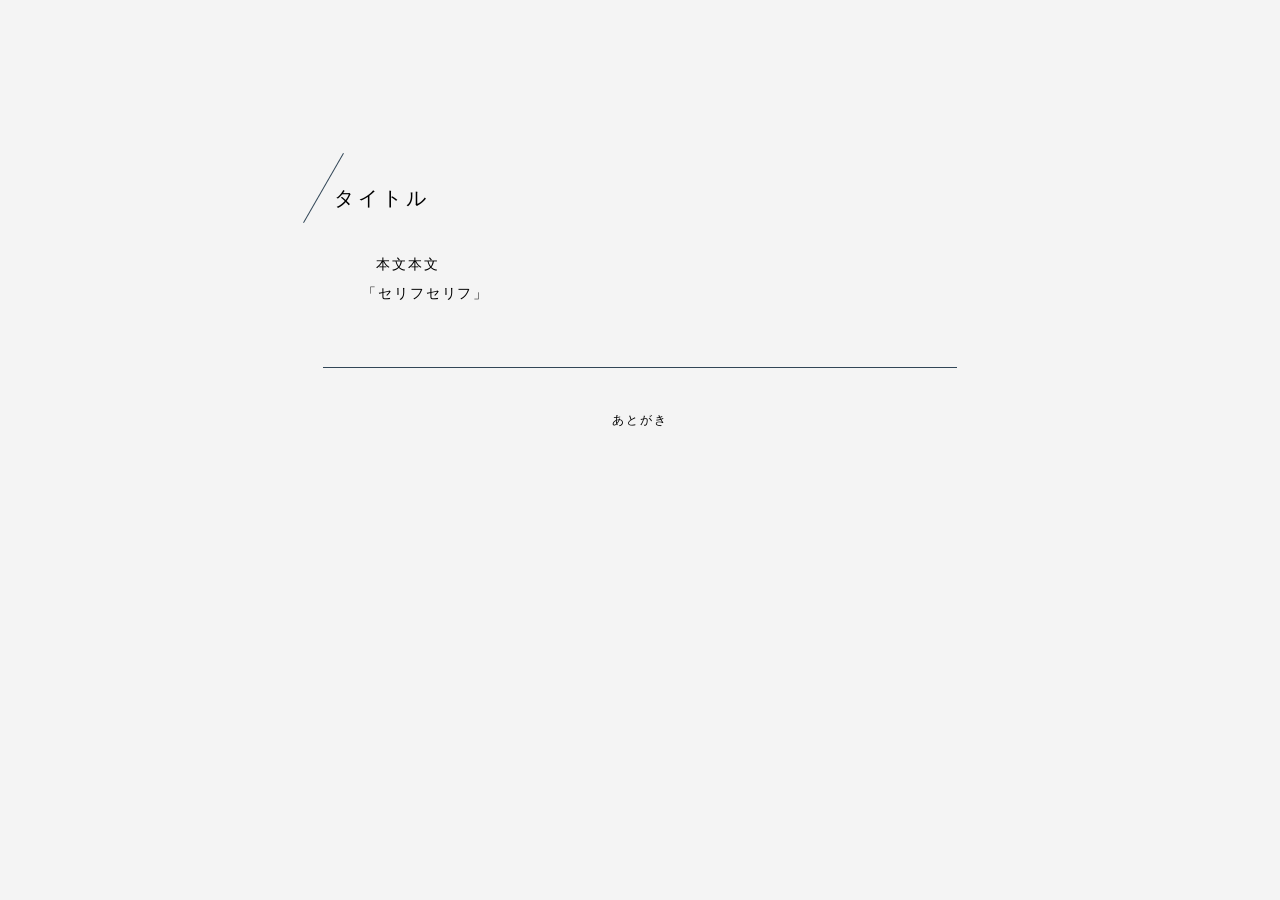
<file: design84/design84_text.html>
<!DOCTYPE html>
<html lang="ja">
<head>
<META NAME="GOOGLEBOT" CONTENT="NOINDEX,NOFOLLOW,NOARCHIVE">
<META NAME="ROBOTS" CONTENT="NOARCHIVE,NOINDEX,NOFOLLOW">
<meta name="robots" content="noindex,nofollow,noarchive">
<meta http-equiv="cache-control" content="no-cache">
<meta charset="UTF-8">
<title>7 AM</title>
<meta name="viewport" content="width=device-width, initial-scale=1.0, maximum-scale=1.0, minimum-scale=1.0">
<link rel="stylesheet" type="text/css" href="css/reset.css" media="screen">
<link rel="stylesheet" type="text/css" href="css/design84.css" media="screen">
<link rel="icon" type="image/png" href="img/design84_favicon.png">
</head>
<body>
<div id="allWrap" class="allWrap textWrap">

    <main id="contentsWrap" class="contentsWrap">
    
        <section class="box">
            <h2>タイトル</h2>
            <p>本文本文<br>
            「セリフセリフ」</p>
        </section>
        
        <section class="atogaki">
            あとがき
        </section>
        
    </main><!-- /contentsWrap h2-count -->
</div><!-- /allWrap textWrap -->
</body>
</html>
</file>
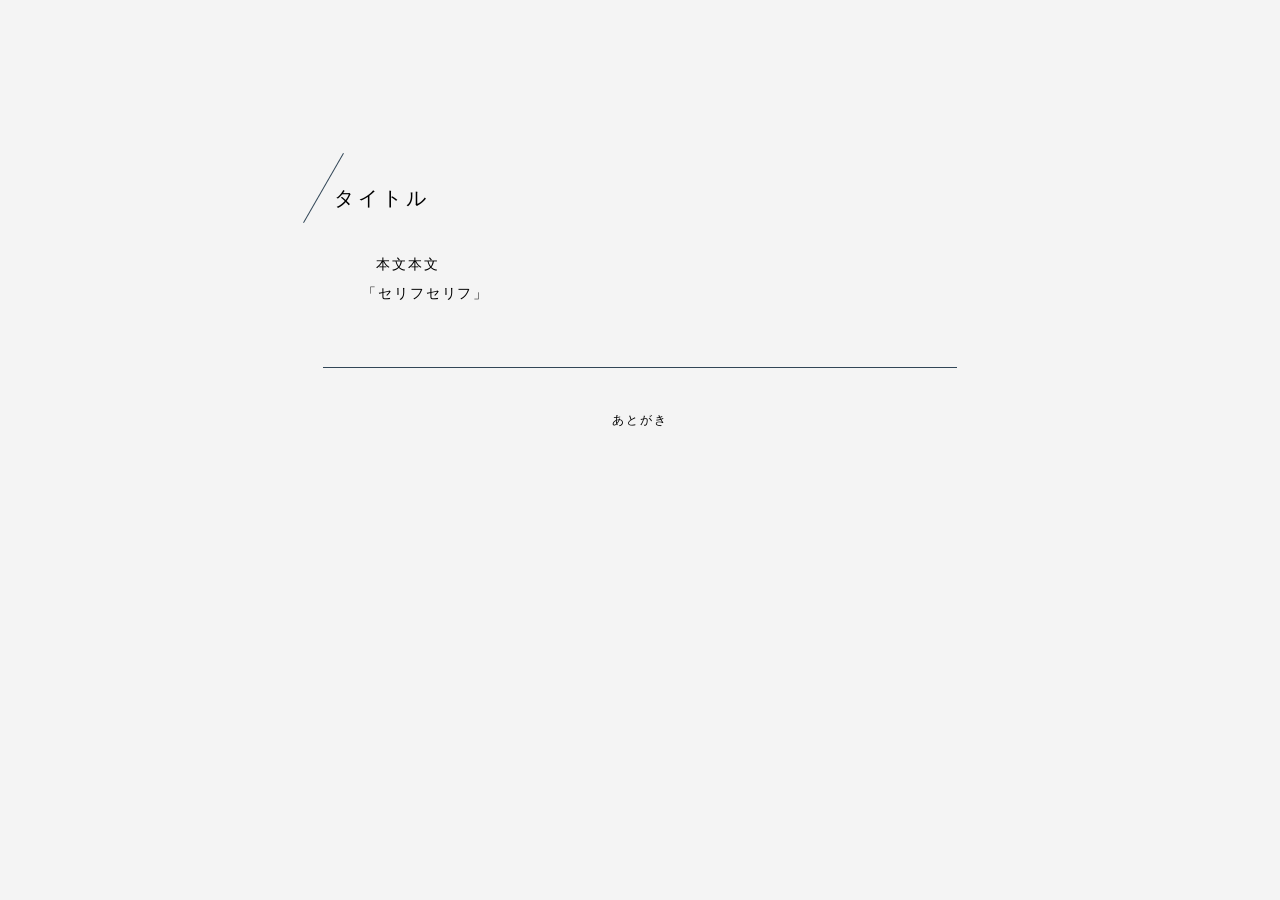
<file: design84/text.html>
<!DOCTYPE html>
<html lang="ja">
<head>
<META NAME="GOOGLEBOT" CONTENT="NOINDEX,NOFOLLOW,NOARCHIVE">
<META NAME="ROBOTS" CONTENT="NOARCHIVE,NOINDEX,NOFOLLOW">
<meta name="robots" content="noindex,nofollow,noarchive">
<meta http-equiv="cache-control" content="no-cache">
<meta charset="UTF-8">
<title>7 AM</title>
<meta name="viewport" content="width=device-width, initial-scale=1.0, maximum-scale=1.0, minimum-scale=1.0">
<link rel="stylesheet" type="text/css" href="css/reset.css" media="screen">
<link rel="stylesheet" type="text/css" href="css/design84.css" media="screen">
<link rel="icon" type="image/png" href="img/design84_favicon.png">
</head>
<body>
<div id="allWrap" class="allWrap textWrap">

    <main id="contentsWrap" class="contentsWrap">
    
        <section class="box">
            <h2>タイトル</h2>
            <p>本文本文<br>
            「セリフセリフ」</p>
        </section>
        
        <section class="atogaki">
            あとがき
        </section>
        
    </main><!-- /contentsWrap h2-count -->
</div><!-- /allWrap textWrap -->
</body>
</html>
</file>
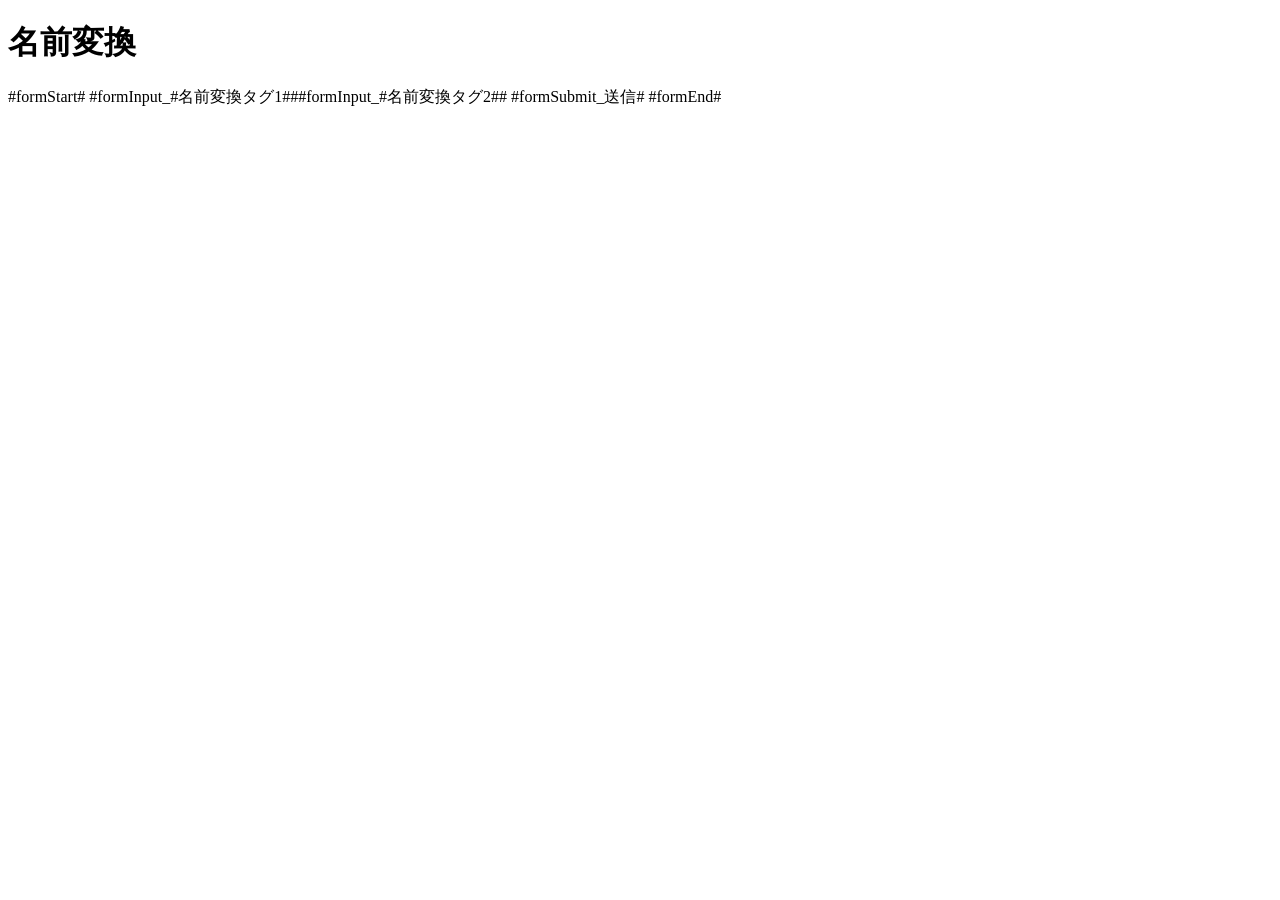
<file: text/prince_of_tennis/long/yukimura/name_change.html>
<!DOCTYPE html>
<html lang="ja">
<head>
  <meta charset="UTF-8">
  <meta name="viewport" content="width=device-width, initial-scale=1.0">
</head>
<body>

  <main class="wrapper2">
    <h1 class="novel-title">名前変換</h1>
<div class="form">
#formStart#
#formInput_#名前変換タグ1###formInput_#名前変換タグ2##
#formSubmit_送信#
#formEnd#
</div>


    </ul>
  </main>

</body>
</html>
</file>
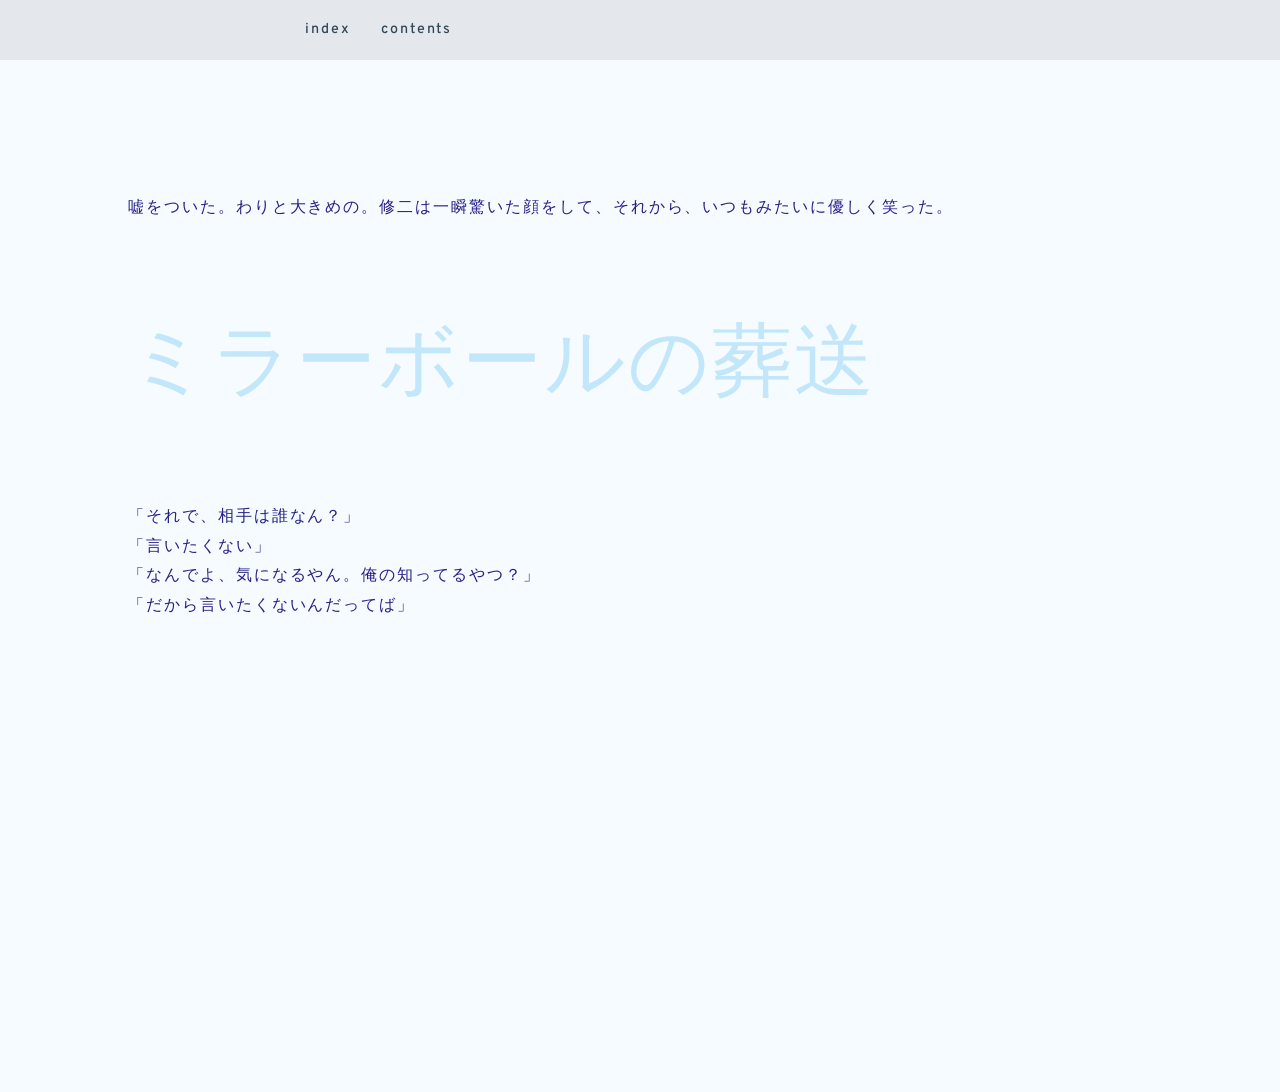
<file: text/prince_of_tennis/short/syuji/01.html>
<!DOCTYPE html>
<!DOCTYPE html>
<html lang="ja">
<head>
  <meta charset="UTF-8">
  <meta name="viewport" content="width=device-width, initial-scale=1.0">
<title>ミラーボールの葬送</title>
<meta name="viewport" content="width=device-width, initial-scale=1.0, maximum-scale=1.0, minimum-scale=1.0">
<link rel="stylesheet" type="text/css" href="../../../../css/reset.css" media="screen">
<link rel="stylesheet" type="text/css" href="../../../../css/design84.css" media="screen">
<link rel="stylesheet" type="text/css" href="../../../../css/prince_of_tennis/short_syuji.css" media="screen">
<link rel="icon" type="image/png" href="../../../../img/design84_favicon.png">
</head>
<body class="dream-background">
  <nav id="navs" class="navs">

    <!-- 「MENU」ボタン（スマホのみ表示） -->
    <div class="navTrigger" id="navTrigger"></div>

    <div class="navWrap">
        <!-- メインナビ（ページ外リンク） -->
        <ul class="mainNav">
            <li><a href="../../../../index.html">index</a></li>
            <li><a href="../../../../contents.html">contents</a></li>
        </ul>

        <ul id="sideNav" class="sideNav">
            <!-- <li><a href="#link_attention">attention</a></li>
            <li><a href="#link_cat1">Prince of Tennis</a></li>
            <li><a href="#link_cat2">Dead Account</a></li> -->
            <!-- <li><a href="#link_cat3">Other</a></li> -->
        </ul>
    </div><!-- /navWrap -->
  </nav>

  <main>
    <p class="dream-text">嘘をついた。わりと大きめの。修二は一瞬驚いた顔をして、それから、いつもみたいに優しく笑った。</p>

    <h1 class="dream-title">ミラーボールの葬送</h1>

    <p>「それで、相手は誰なん？」<br>
      「言いたくない」<br>
      「なんでよ、気になるやん。俺の知ってるやつ？」<br>
      「だから言いたくないんだってば」
    
    </p>
  </main>
<script src="https://ajax.googleapis.com/ajax/libs/jquery/3.4.1/jquery.min.js"></script>
<script src="../../../../js/design84_script.js"></script>
</body>
</html>
</file>
<file: css/design84.css>
@charset "utf-8";


@import url('https://fonts.googleapis.com/css2?family=Overpass:wght@300..500&display=swap');

/* フォントのライセンス表記 */
/*
'Overpass' is licensed under the Open Font License.
https://fonts.google.com/specimen/Overpass
*/


/* 基本設定 */

:root {
    --lightColor: #e8edee;
    --darkColor: #314657;
}
html {
    background: transparent;
    font-size: 62.5%;
}
body {
    background: #f4f4f4;
    color: #000;
    min-height: 100vh;
    font-size: 1.3rem;
    font-family: 'メイリオ', 'ヒラギノ角ゴ', sans-serif;
    letter-spacing: .15em;
    line-height: 1.9;
}
a {
    text-decoration: none;
    color: #af7c3f;
}

/* フォント指定まとめて */
h2,
h3,
h4,
.navs,
.mainHeader,
.siteName,
.arch {
    font-family: 'Overpass','メイリオ', 'ヒラギノ角ゴ', sans-serif;
    font-weight: 300;
}



/* 見出し */

h2 {
    display: flex;
     align-items: flex-end;
     gap: 5px;
    position: relative;
     left: -30px;
    margin: 20px 0 10px;
    padding: 10px 0 20px;
    box-sizing: border-box;
    font-size: 1.4em;
    letter-spacing: .2em;
}
h2 > span {
    margin: auto 0 5px;
}
h2::after {
    order: -1;
    content: '';
    display: block;
    position: relative;
    width: 1px;
    height: 80px;
    margin-right: 5px;
    border-left: var(--darkColor) solid 1px;
    box-sizing: border-box;
    transform: translateY(8px) rotate(30deg);
}
.h2-count {
    counter-reset: count;
}
.h2-count h2::before {
    counter-increment: count;
    content: counter(count, decimal-leading-zero);
}
h2 > span,
.h2-count h2::before {
    order: -2;
    margin: 10px 0 auto;
    font-size: 1.2em;
}
.h2-count .h2-plain::before {
    content: none;
}
h3 {
    padding-left: 1rem;
    margin: 20px 0 15px;
    font-size: 1.2em;
}
h2 + h3 {
    margin-top: 0px;
}
h3 > span {
    display: inline-block;
    padding: 0px 10px;
    background: var(--lightColor);
    box-sizing: border-box;
}
h4 {
    margin: 20px 20px 15px;
    font-size: 1.1em;
}

h4.new {
    color: #af7c3f;
}

h4::before {
    content: '';
    display: inline-block;
    width: 6px;
    height: 6px;
    margin-right: 1em;
    background: #000;
}
/* 日本語用サイズ調整 */
.ja {
    font-size: 90%;
    line-height: 2.4;
}



/* リスト */

ul,
ol {
    list-style: none;
}

/* 横並び（ブックマーク） */
.list {
    display: flex;
    gap: 15px;
}

/* 項目ごと（SNS） */
.list2 {
    display: grid;
    grid-template-columns: auto 1fr;
    grid-template-rows: auto;
    gap: 15px 10px;
}
.list2 dt {
    padding: 0 10px;
    border-right: var(--darkColor) solid 2px;
    text-align: center;
}



/* フォーム系 */

input[type],
textarea {
    -webkit-appearance: none;
    appearance: none;
    border: var(--darkColor) solid 1px;
    border-radius: 0;
    box-sizing: border-box;
    font-family: inherit;
    font-size: inherit;
}
.enter {
    padding: 5px;
}
.button {
    padding: 5px 10px;
    background: var(--lightColor);
}

/* メールフォーム */
.mailForm {
    display: flex;
     flex-direction: column;
    width: 80%;
}
.mailForm .enter {
    margin-bottom: 10px;
}
.mailForm .button {
    margin-right: auto;
}



/* 強調 */

em {
    border-bottom: #fca54d solid 2px;
    font-style: normal;
}
strong {
    background: #eedecf;
}



/* 段落、余白 */

p {
    margin: 0 2em;
}
.box {
    position: relative;
    padding: 10px ;
    margin: 50px 0;
}
.space {
    margin: 30px 2em;
}
*[id^="link_"] {
    scroll-margin: 80px;
}
.column-2 {
    columns: 2;
}

.allWrap {
    position: relative;

    margin: 0 0 10vh 250px;
    box-sizing: border-box;
}
.contentsWrap {
    width: 55%;
     min-width: 600px;
    padding: 50px 0;
    margin: auto;
}



/* メインコンテンツ */

/* 名前変換フォーム */
.nameChange .enter {
    width: 10em;
}

/* 長編リスト */
.longList {
    display: grid;
     grid-template-columns: 1fr 1fr;
     gap: 20px 50px;
    position: relative;
    height: 100%;

}
.longList li {
    display: flex;
     flex-direction: column;
     gap: 1rem;
    padding: 20px;
    border-left: var(--darkColor) solid 2px;
    box-sizing: border-box;
}
.longList li > img {
    width: 200px;
    height: 40px;
    background: #ead47e;
    object-fit: cover;
    object-position: center;
}
.longInfo {
    color: #777;
    font-size: 1.1rem;
}

/* 短編リスト */
.shortList {
    columns: 2;
}

h4 + .shortList {
    margin-top: 1em;
}
.shortList li {
    margin-bottom: 3px;
}
.shortList li > span {
    margin-left: 1em;
    color: #777;
}
.shortList a:visited {
    color: #b5a58f;
}


/* 本文ページ */
.textWrap {
    width: 90%;
    margin: 0 auto 10vh;
    font-size: 1.1em;
    line-height: 2;
}
.textWrap h2 {
    margin-left: 1em;
}
.textWrap p {
    text-indent: 1em;
}
.atogaki {
    padding: 40px;
    border-top: var(--darkColor) solid 1px;
    font-size: 1.2rem;
    text-align: center;
}



/* ナビゲーション */

.navs {
    position: fixed;
     top: 0;
    z-index: 3;
    backdrop-filter: blur(2px);
}
.navTrigger {
    display: none;
}

/* サイドナビ（ページ内リンク） */
.sideNav {
    position: fixed;
     top: calc(5vh + 60px);
     left: 100px;
    min-width: 150px;
    height: calc(90vh - 60px);
    transition: .5s;
}
.sideNav::before {
    content: '';
    display: block;
    position: absolute;
     top: 0;
     left: 1px;
    width: 2px;
    height: 100%;
    border-left: #ccc solid 3px;
}
.sideNav li > a {
    display: flex;
     align-items: center;
     gap: 10px;
    position: relative;
    max-width: 150px;
    color: #000;
    transition: .3s;
    word-break: break-all;
    z-index: 2;
}
.sideNav li > .js_active {
    position: absolute;
     left: -1px;
}
.sideNav li > a::before {
    flex-shrink: 0;
    content: '';
    display: inline-block;
    width: 6px;
    height: 6px;
    background: #000;
}
.sideNav li .active {
    color: #baa387;
}

/* メインナビ（ページ外リンク） */
.mainNav {
    display: flex;
     align-items: center;
     gap: 0 20px;
    position: relative;
    width: 100vw;
    height: 60px;
    padding: 10px 0 10px 300px;
    background: #d3d5da7d;
    box-sizing: border-box;
    z-index: 2;
}
.mainNav li {
    font-size: 1.1em;
}
.mainNav li a {
    display: inline-block;
    position: relative;
    padding: 3px 5px;
    color: var(--darkColor);
    font-weight: 500;
}



/* ヘッダー */

.mainHeader {
    display: flex;
     justify-content: center;
     align-items: center;
     gap: 30px;
    min-height: 100vh;
    margin-right: 50px;
    box-sizing: border-box;
}
.mainHeader::after {
    flex-basis: 400px;
    content: '';
    display: block;
    width: 400px;
    height: 400px;
    margin-left: 50px;
    background: url('../img/design84_main.jpg') center / contain no-repeat;
}

/* 波状文字 */
.wave {
    align-self: flex-start;
    width: 250px;
    text-align: center;
    font-size: 2.5em;
    text-transform: uppercase;
}

.headerInfo {
    display: flex;
     flex-direction: column;
     justify-content: center;
     align-items: flex-end;
     gap: 50px 0;
    height: 100vh;
    padding: 10vh 0 100px;
    box-sizing: border-box;
    text-align: right;
}
.siteName h1 {
    font-size: 2.2em;
    font-weight: normal;
}
.url {
    font-size: 1.1rem;
}



/* フッター（削除OK※デフォルト非表示） */

.mainFooter {
    display: none;
    margin: 15vh 0 10vh;
    font-size: 1rem;
    text-align: center;
    opacity: .4;
}
.mainFooter a {
    color: #baa387;
}


/* レスポンシブ調整用 */
@media(max-width:850px) {
    body {
        background: #fff;
        font-size: 1.2rem;
    }
    h2 {
        left: 0;  
        font-size: 1.2em;
    }
    h2::after {
        height: 50px;
    }

    *[id^="link_"] {
        scroll-margin: 40px;
    }
    .box {
        padding: 0;
    }
    .allWrap {
        width: 90%;
         min-width: 200px;
         max-width: 500px;
        margin: auto;
    }
    .contentsWrap {
        width: 100%;
        min-width: 200px;
        padding: 10px 0;
    }

    .nameChange .enter {
        width: 7em;
    }
    .longList {
        display: block;
    }
    .longList li {
        padding: 10px 20px;
        margin-bottom: 20px;
    }
    .shortList {
        columns: 1;
    }
    .textWrap {
        font-size: 1em;
    }


    .navWrap {
        display: flex;
         justify-content: space-evenly;
        width: 80vw;
         max-width: 400px;
        height: 100vh;
    }
    .navTrigger {
        display: block;
        position: absolute;
         top: 0;
         left: 100%;

    }
    .view .navTrigger {
        width: calc(100vw - 250px);
        height: 100vh;
    }
    .navTrigger::before {
        content: 'menu';
        display: inline-block;
        height: 40px;
        padding: 0 10px;
        backdrop-filter: blur(2px);
        background: #fffb;
        line-height: 40px;
        text-transform: uppercase;
    }
    .view .navTrigger::before {
        content: 'close';
        color: #777
    }
    .navs {
        background: #fffb;
        transform: translateX(-100%);
        transition: .5s;
    }
    .view.navs {
        transform: translateX(0);
    }
    .sideNav {
        display: flex;
         flex-direction: column;
         align-items: center;
        position: relative;
        top: 10vh;
        left: auto;
        right: 20px;
        width: 40%;
         min-width: 130px;
        font-size: 1rem;
        z-index: 3;
    }
    .sideNav::before {
        right: 0%;
        margin-left: auto;
    }
    .sideNav li a {
        display: flex;
         flex-direction: column;
         align-items: center;
        padding: 0 3px 0 10px;
        box-sizing: border-box;
    }
    .sideNav li a::before {
        content: none;
    }
    .sideNav li > .js_active {
        position: absolute;
        left: auto;
        right: 5px;
    }
    .mainNav {
        display: block;
        position: static;
        width: auto;
        height: 90%;
        padding: 10px;
        margin: 10% 0;
        background: #0000;
    }
    .mainNav li {
        margin-bottom: 1em;
    }

    .mainHeader {
        flex-direction: column;
        margin: 0;
    }
    .mainHeader::after {
        order: -1;
        flex-basis: auto;
        width: 200px;
        height: 200px;
        margin: 0 auto;
    }
    .wave {
        width: 200px;
    }
    .headerInfo {
        gap: 0;
        height: auto;
        padding: 0;
    }

    .mainFooter {
        margin: 50px auto;
    }
}
</file>
<file: css/prince_of_tennis/long_yukimura.css>
@charset "utf-8";
@import url('https://fonts.googleapis.com/css2?family=New+Tegomin&display=swap');

/* ===== 基本 ===== */
body {
  margin: 0;
  background-color: #faf9f6;
  color: #2e2e2e;
  font-family: "New Tegomin", serif;
}

a {
  text-decoration: none;
  color: #2e2e2e;
}

/* ===== レイアウト ===== */
.wrapper {
  min-height: 100vh;
  display: flex;
  flex-direction: column;
  align-items: center;
  padding: 40px 20px;
  box-sizing: border-box;
}

/* ===== 画像 ===== */
.flower {
  position: relative;
  width: 200px;
  aspect-ratio: 3 / 4;
  background-image: url("../../img/flower.png");
  background-repeat: no-repeat;
  background-position: center;
  background-size: contain;
  filter: drop-shadow(0 8px 12px rgba(0,0,0,0.08));
  margin: 40px 0 20px  0;
}

/* 画像オーバーレイ */
.flower::after {
  content: "";
  position: absolute;
  inset: 0;
  background-image: radial-gradient(
    rgba(255,255,255,0.35) 0.5px,
    transparent 1px
  );
  background-size: 3px 3px;
  pointer-events: none;
}

/* ===== タイトル ===== */
.novel-title {
  font-size: 1.8rem;
  font-weight: 100;
  letter-spacing: 0.5em;
  margin: 0;
  margin-bottom: 20px;
}

/* 名前変換 */
.namechange {
  margin: 16px 0;
  padding: 0;
  font-size: 1.5rem;
  letter-spacing: 0.4em;
  line-height: 1;
}

.namechange-link {
  display: inline-block;
  padding: 4px 0;
  color: #555;
  text-decoration: none;
  position: relative;
}


.namechange-link::after {
  content: "";
  position: absolute;
  left: 0;
  bottom: -2px;
  width: 100%;
  height: 1px;
  background-color: #c9b68b;
  transform: scaleX(0);
  transition: transform 0.3s ease;
}

.namechange-link:hover::after {
  transform: scaleX(1);
}

/* ===== リンク ===== */
.page-list {
  list-style: none;
  padding: 0;
  text-align: center;
}

.page-list li {
  margin: 10px 0;
}

.page-list a {
  font-size: 1.5rem;
  letter-spacing: 0.25em;
  color: #2e2e2e;
  text-decoration: none;
  transition: opacity 0.3s ease;
}

.page-list a:hover {
  opacity: 0.6;
}

.page-list span {
  color: #9c3b2f;
  margin-right: 6px;
}

/* ===== 本文 ===== */
.text {
  width: 400px;
  padding: 16px 16px;
  box-sizing: border-box;

  font-size: 14px;
  font-family: "New Tegomin", serif;
  line-height: 1.6;
  color: #2e2e2e;

  background-color: #fff;
  border: 1px solid #ddd;
}

.dream-background {
  background-color: #555;
}

.dream-text {
  margin: 15% 10%;
  font-size: 1.4rem;
  color: aliceblue;
  font-family: "はんなり明朝", serif;
}

/* ===== 名前変換画面レイアウト ===== */
.wrapper2 {
  min-height: 100vh;
  display: flex;
  flex-direction: column;
  align-items: center;
  padding: 40px 20px;
  box-sizing: border-box;
}

.form {
  display: flex;
  gap: 8px;
}

/* 入力欄 */
.form input {
  flex: 1;
  padding: 10px 12px;
  font-size: 14px;
  font-family: "New Tegomin", serif;
  color: #2e2e2e;

  background-color: #fff;
  border: 1px solid #ddd;
  outline: none;
  box-sizing: border-box;
}

/* フォーカス時 */
.form input:focus {
  border-color: #9c3b2f;
}

/* ボタン */
.form button {
  padding: 10px 16px;
  font-size: 13px;
  font-family: "New Tegomin", serif;
  color: #2e2e2e;

  background-color: #faf9f6;
  border: 1px solid #ddd;
  cursor: pointer;
    outline: none;
    -webkit-appearance: none;
    -moz-appearance: none;
    appearance: none;
    border-radius: 0;
    -webkit-box-shadow: none;
    box-shadow: none;
    -webkit-tap-highlight-color: transparent;
}

/* ホバー設定 */
.form button:hover {
  background-color: #f0ede9;
}

@media (max-width: 700px) {

  .text {
    width: 350px;
  }

    .wrapper2 {
    align-items: flex-start; 
  }

  .form {
    width: 300px;
  }

  .form input {
    flex: initial;
    width: 150px;
    padding: 5px 6px;
    font-size: 13px;
    -webkit-appearance: none;
    -moz-appearance: none;
    appearance: none;
    border-radius: 0;
    -webkit-box-shadow: none;
    box-shadow: none;
  }
}

.sideNav::before {
    content: none;
}
</file>
<file: design84/css/design84.css>
@charset "utf-8";


@import url('https://fonts.googleapis.com/css2?family=Overpass:wght@300..500&display=swap');

/* フォントのライセンス表記 */
/*
'Overpass' is licensed under the Open Font License.
https://fonts.google.com/specimen/Overpass
*/


/* 基本設定 */

:root {
    --lightColor: #e8edee;
    --darkColor: #314657;
}
html {
    background: transparent;
    font-size: 62.5%;
}
body {
    background: #f4f4f4;
    color: #000;
    min-height: 100vh;
    font-size: 1.3rem;
    font-family: 'メイリオ', 'ヒラギノ角ゴ', sans-serif;
    letter-spacing: .15em;
    line-height: 1.9;
}
a {
    text-decoration: none;
    color: #af7c3f;
}

/* フォント指定まとめて */
h2,
h3,
h4,
.navs,
.mainHeader,
.siteName,
.arch {
    font-family: 'Overpass','メイリオ', 'ヒラギノ角ゴ', sans-serif;
    font-weight: 300;
}



/* 見出し */

h2 {
    display: flex;
     align-items: flex-end;
     gap: 5px;
    position: relative;
     left: -30px;
    margin: 20px 0 10px;
    padding: 10px 0 20px;
    box-sizing: border-box;
    font-size: 1.4em;
    letter-spacing: .2em;
}
h2 > span {
    margin: auto 0 5px;
}
h2::after {
    order: -1;
    content: '';
    display: block;
    position: relative;
    width: 1px;
    height: 80px;
    margin-right: 5px;
    border-left: var(--darkColor) solid 1px;
    box-sizing: border-box;
    transform: translateY(8px) rotate(30deg);
}
.h2-count {
    counter-reset: count;
}
.h2-count h2::before {
    counter-increment: count;
    content: counter(count, decimal-leading-zero);
}
h2 > span,
.h2-count h2::before {
    order: -2;
    margin: 10px 0 auto;
    font-size: 1.2em;
}
.h2-count .h2-plain::before {
    content: none;
}
h3 {
    padding-left: 1rem;
    margin: 20px 0 15px;
    font-size: 1.2em;
}
h2 + h3 {
    margin-top: 0px;
}
h3 > span {
    display: inline-block;
    padding: 0px 10px;
    background: var(--lightColor);
    box-sizing: border-box;
}
h4 {
    margin: 20px 20px 15px;
    font-size: 1.1em;
}
h4::before {
    content: '';
    display: inline-block;
    width: 6px;
    height: 6px;
    margin-right: 1em;
    background: #000;
}
/* 日本語用サイズ調整 */
.ja {
    font-size: 90%;
    line-height: 2.4;
}



/* リスト */

ul,
ol {
    list-style: none;
}

/* 横並び（ブックマーク） */
.list {
    display: flex;
    gap: 15px;
}

/* 項目ごと（SNS） */
.list2 {
    display: grid;
    grid-template-columns: auto 1fr;
    grid-template-rows: auto;
    gap: 15px 10px;
}
.list2 dt {
    padding: 0 10px;
    border-right: var(--darkColor) solid 2px;
    text-align: center;
}



/* フォーム系 */

input[type],
textarea {
    -webkit-appearance: none;
    appearance: none;
    border: var(--darkColor) solid 1px;
    border-radius: 0;
    box-sizing: border-box;
    font-family: inherit;
    font-size: inherit;
}
.enter {
    padding: 5px;
}
.button {
    padding: 5px 10px;
    background: var(--lightColor);
}

/* メールフォーム */
.mailForm {
    display: flex;
     flex-direction: column;
    width: 80%;
}
.mailForm .enter {
    margin-bottom: 10px;
}
.mailForm .button {
    margin-right: auto;
}



/* 強調 */

em {
    border-bottom: #fca54d solid 2px;
    font-style: normal;
}
strong {
    background: #eedecf;
}



/* 段落、余白 */

p {
    margin: 0 2em;
}
.box {
    position: relative;
    padding: 10px ;
    margin: 50px 0;
}
.space {
    margin: 30px 2em;
}
*[id^="link_"] {
    scroll-margin: 80px;
}
.column-2 {
    columns: 2;
}

.allWrap {
    position: relative;

    margin: 0 0 10vh 250px;
    box-sizing: border-box;
}
.contentsWrap {
    width: 55%;
     min-width: 600px;
    padding: 50px 0;
    margin: auto;
}



/* メインコンテンツ */

/* 名前変換フォーム */
.nameChange .enter {
    width: 10em;
}

/* 長編リスト */
.longList {
    display: grid;
     grid-template-columns: 1fr 1fr;
     gap: 20px 50px;
    position: relative;
    height: 100%;

}
.longList li {
    display: flex;
     flex-direction: column;
     gap: 1rem;
    padding: 20px;
    border-left: var(--darkColor) solid 2px;
    box-sizing: border-box;
}
.longList li > img {
    width: 200px;
    height: 40px;
    background: #ead47e;
    object-fit: cover;
    object-position: center;
}
.longInfo {
    color: #777;
    font-size: 1.1rem;
}

/* 短編リスト */
.shortList {
    columns: 2;
}

h4 + .shortList {
    margin-top: 1em;
}
.shortList li {
    margin-bottom: 3px;
}
.shortList li > span {
    margin-left: 1em;
    color: #777;
}
.shortList a:visited {
    color: #b5a58f;
}


/* 本文ページ */
.textWrap {
    width: 90%;
    margin: 0 auto 10vh;
    font-size: 1.1em;
    line-height: 2;
}
.textWrap h2 {
    margin-left: 1em;
}
.textWrap p {
    text-indent: 1em;
}
.atogaki {
    padding: 40px;
    border-top: var(--darkColor) solid 1px;
    font-size: 1.2rem;
    text-align: center;
}



/* ナビゲーション */

.navs {
    position: fixed;
     top: 0;
    z-index: 3;
    backdrop-filter: blur(2px);
}
.navTrigger {
    display: none;
}

/* サイドナビ（ページ内リンク） */
.sideNav {
    position: fixed;
     top: calc(5vh + 60px);
     left: 100px;
    min-width: 150px;
    height: calc(90vh - 60px);
    transition: .5s;
}
.sideNav::before {
    content: '';
    display: block;
    position: absolute;
     top: 0;
     left: 1px;
    width: 2px;
    height: 100%;
    border-left: #ccc solid 3px;
}
.sideNav li > a {
    display: flex;
     align-items: center;
     gap: 10px;
    position: relative;
    max-width: 150px;
    color: #000;
    transition: .3s;
    word-break: break-all;
    z-index: 2;
}
.sideNav li > .js_active {
    position: absolute;
     left: -1px;
}
.sideNav li > a::before {
    flex-shrink: 0;
    content: '';
    display: inline-block;
    width: 6px;
    height: 6px;
    background: #000;
}
.sideNav li .active {
    color: #baa387;
}

/* メインナビ（ページ外リンク） */
.mainNav {
    display: flex;
     align-items: center;
     gap: 0 20px;
    position: relative;
    width: 100vw;
    height: 60px;
    padding: 10px 0 10px 300px;
    background: #d3d5da7d;
    box-sizing: border-box;
    z-index: 2;
}
.mainNav li {
    font-size: 1.1em;
}
.mainNav li a {
    display: inline-block;
    position: relative;
    padding: 3px 5px;
    color: var(--darkColor);
    font-weight: 500;
}



/* ヘッダー */

.mainHeader {
    display: flex;
     justify-content: center;
     align-items: center;
     gap: 30px;
    min-height: 100vh;
    margin-right: 50px;
    box-sizing: border-box;
}
.mainHeader::after {
    flex-basis: 400px;
    content: '';
    display: block;
    width: 400px;
    height: 400px;
    margin-left: 50px;
    background: url('../img/design84_main.jpg') center / contain no-repeat;
}

/* 波状文字 */
.wave {
    align-self: flex-start;
    width: 250px;
    text-align: center;
    font-size: 2.5em;
    text-transform: uppercase;
}

.headerInfo {
    display: flex;
     flex-direction: column;
     justify-content: center;
     align-items: flex-end;
     gap: 50px 0;
    height: 100vh;
    padding: 10vh 0 100px;
    box-sizing: border-box;
    text-align: right;
}
.siteName h1 {
    font-size: 1.8em;
    font-weight: normal;
}
.url {
    font-size: 1.1rem;
}



/* フッター（削除OK※デフォルト非表示） */

.mainFooter {
    display: none;
    margin: 15vh 0 10vh;
    font-size: 1rem;
    text-align: center;
    opacity: .4;
}
.mainFooter a {
    color: #baa387;
}


/* レスポンシブ調整用 */
@media(max-width:850px) {
    body {
        background: #fff;
        font-size: 1.2rem;
    }
    h2 {
        left: 0;  
        font-size: 1.2em;
    }
    h2::after {
        height: 50px;
    }

    *[id^="link_"] {
        scroll-margin: 40px;
    }
    .box {
        padding: 0;
    }
    .allWrap {
        width: 90%;
         min-width: 200px;
         max-width: 500px;
        margin: auto;
    }
    .contentsWrap {
        width: 100%;
        min-width: 200px;
        padding: 10px 0;
    }

    .nameChange .enter {
        width: 7em;
    }
    .longList {
        display: block;
    }
    .longList li {
        padding: 10px 20px;
        margin-bottom: 20px;
    }
    .shortList {
        columns: 1;
    }
    .textWrap {
        font-size: 1em;
    }


    .navWrap {
        display: flex;
         justify-content: space-evenly;
        width: 80vw;
         max-width: 400px;
        height: 100vh;
    }
    .navTrigger {
        display: block;
        position: absolute;
         top: 0;
         left: 100%;

    }
    .view .navTrigger {
        width: calc(100vw - 250px);
        height: 100vh;
    }
    .navTrigger::before {
        content: 'menu';
        display: inline-block;
        height: 40px;
        padding: 0 10px;
        backdrop-filter: blur(2px);
        background: #fffb;
        line-height: 40px;
        text-transform: uppercase;
    }
    .view .navTrigger::before {
        content: 'close';
        color: #777
    }
    .navs {
        background: #fffb;
        transform: translateX(-100%);
        transition: .5s;
    }
    .view.navs {
        transform: translateX(0);
    }
    .sideNav {
        display: flex;
         flex-direction: column;
         align-items: center;
        position: relative;
        top: 10vh;
        left: auto;
        right: 20px;
        width: 40%;
         min-width: 130px;
        font-size: 1rem;
        z-index: 3;
    }
    .sideNav::before {
        right: 0%;
        margin-left: auto;
    }
    .sideNav li a {
        display: flex;
         flex-direction: column;
         align-items: center;
        padding: 0 3px 0 10px;
        box-sizing: border-box;
    }
    .sideNav li a::before {
        content: none;
    }
    .sideNav li > .js_active {
        position: absolute;
        left: auto;
        right: 5px;
    }
    .mainNav {
        display: block;
        position: static;
        width: auto;
        height: 90%;
        padding: 10px;
        margin: 10% 0;
        background: #0000;
    }
    .mainNav li {
        margin-bottom: 1em;
    }

    .mainHeader {
        flex-direction: column;
        margin: 0;
    }
    .mainHeader::after {
        order: -1;
        flex-basis: auto;
        width: 200px;
        height: 200px;
        margin: 0 auto;
    }
    .wave {
        width: 200px;
    }
    .headerInfo {
        gap: 0;
        height: auto;
        padding: 0;
    }

    .mainFooter {
        margin: 50px auto;
    }
}
</file>
<file: css/prince_of_tennis/short_syuji.css>
@charset "utf-8";
@import url('https://fonts.googleapis.com/css2?family=New+Tegomin&display=swap');

.dream-background {
  background-color: #F5FBFE;
}

.dream-title {
  font-size: 8rem;
  margin: 5% 10% 5% 10%;
  font-family: "源暎こぶり明朝", serif;
  font-weight: 100;
  color: #C2E6FA;
}

.dream-text {
  margin: 15% 10% 5% 10%;
  font-size: 1.55rem;
  color: #261F87;
　font-family: "はんなり明朝", serif;
}

p {
  margin: 0 10% 0 10%;
  font-size: 1.55rem;
  color: #261F87;
　font-family: "はんなり明朝", serif !important;
}

@media (max-width: 700px) {

  .text {
    width: 350px;
  }

    .wrapper2 {
    align-items: flex-start; 
  }

  .form {
    width: 300px;
  }

  .form input {
    flex: initial;
    width: 150px;
    padding: 5px 6px;
    font-size: 13px;
    -webkit-appearance: none;
    -moz-appearance: none;
    appearance: none;
    border-radius: 0;
    -webkit-box-shadow: none;
    box-shadow: none;
  }
}

.sideNav::before {
    content: none;
}
</file>
